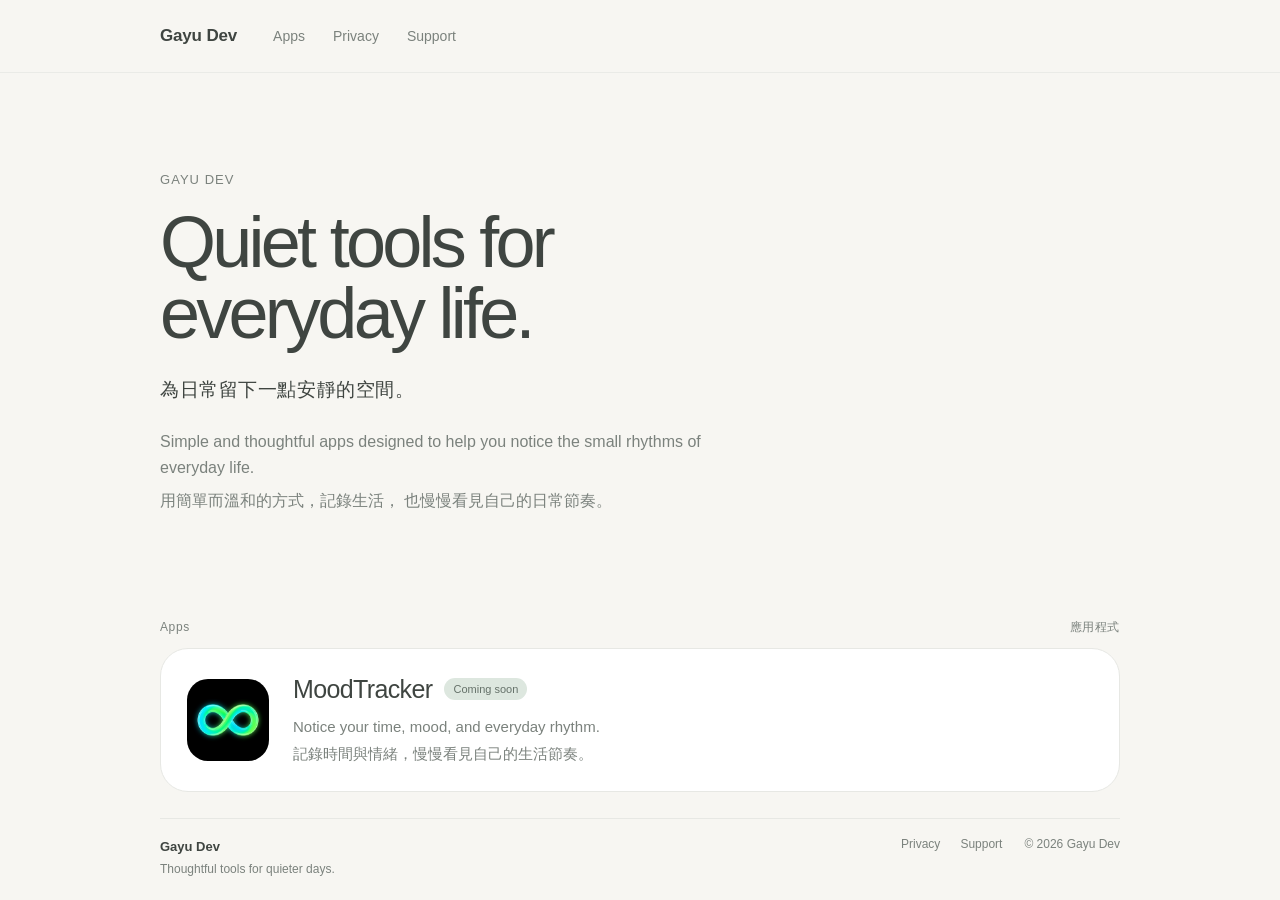
<file: index.html>
<!DOCTYPE html>
<html lang="zh-Hant">

<head>
  <meta charset="UTF-8" />

  <meta
    name="viewport"
    content="width=device-width, initial-scale=1.0, viewport-fit=cover"
  />

  <title>Gayu Dev</title>

  <meta
    name="description"
    content="Gayu Dev creates calm and thoughtful apps for everyday life."
  />

  <link
    rel="stylesheet"
    href="/style.css?v=202609211405"
  />
</head>

<body>

  <!-- ==================================================
       Fixed Header
  =================================================== -->

  <header class="site-header">

    <div class="header-inner">

      <a
        class="brand"
        href="#home"
      >
        Gayu Dev
      </a>

      <!-- Desktop Navigation -->

      <nav
        class="desktop-nav"
        aria-label="Main navigation"
      >
        <a href="#apps">
          Apps
        </a>

        <a href="/moodtracker/privacy.html">
          Privacy
        </a>

        <a href="/moodtracker/support.html">
          Support
        </a>
      </nav>

      <!-- Mobile Menu Button -->

      <button
        class="menu-button"
        type="button"
        aria-label="Open navigation"
        aria-expanded="false"
        aria-controls="mobile-menu"
      >
        <span aria-hidden="true"></span>
        <span aria-hidden="true"></span>
        <span aria-hidden="true"></span>
      </button>

    </div>

  </header>

     <!-- Mobile Navigation -->

    <nav
      id="mobile-menu"
      class="mobile-menu"
      aria-label="Mobile navigation"
    >
      <a href="#apps">
        Apps
      </a>

      <a href="/moodtracker/privacy.html">
        Privacy
      </a>

      <a href="/moodtracker/support.html">
        Support
      </a>
    </nav>


  <!-- ==================================================
       Main
  =================================================== -->

  <main class="site">

    <!-- ==================================================
         Hero
    =================================================== -->

    <section
      id="home"
      class="hero-section"
    >

      <div class="page-container">

        <div class="hero-content">

          <p class="eyebrow">
            Gayu Dev
          </p>

          <h1>
            Quiet tools for<br />
            everyday life.
          </h1>

          <p class="hero-zh">
            為日常留下一點安靜的空間。
          </p>

          <p class="intro">
            Simple and thoughtful apps designed to help you notice
            the small rhythms of everyday life.
          </p>

          <p class="intro intro-zh">
            用簡單而溫和的方式，記錄生活，
            也慢慢看見自己的日常節奏。
          </p>

        </div>

      </div>

    </section>


    <!-- ==================================================
         Apps
    =================================================== -->

    <section
      id="apps"
      class="apps-section"
      aria-labelledby="apps-title"
    >

      <div class="page-container">

        <div class="section-label">

          <span id="apps-title">
            Apps
          </span>

          <span>
            應用程式
          </span>

        </div>


        <div class="apps-grid">

          <!-- MoodTracker -->

          <article class="app-card">

            <div class="app-icon">

              <img
                src="./moodtracker/images/moodtrackerIcon1024.png"
                alt="MoodTracker App Icon"
              />

            </div>

            <div class="app-content">

              <div class="app-heading">

                <h2>
                  MoodTracker
                </h2>

                <span class="status">
                  Coming soon
                </span>

              </div>

              <p class="app-description">
                Notice your time, mood, and everyday rhythm.
              </p>

              <p class="app-description app-description-zh">
                記錄時間與情緒，慢慢看見自己的生活節奏。
              </p>

            </div>

          </article>

        </div>

      </div>

    </section>


    <!-- ==================================================
         Footer
    =================================================== -->

    <footer class="footer-section">

      <div class="page-container footer">

        <div class="footer-brand">

          <strong>
            Gayu Dev
          </strong>

          <p>
            Thoughtful tools for quieter days.
          </p>

        </div>

        <div class="footer-right">

          <nav
            class="footer-links"
            aria-label="Footer navigation"
          >
            <a href="/moodtracker/privacy.html">
              Privacy
            </a>

            <a href="/moodtracker/support.html">
              Support
            </a>
          </nav>

          <p class="copyright">
            © <span id="year"></span> Gayu Dev
          </p>

        </div>

      </div>

    </footer>

  </main>


  <!-- ==================================================
       JavaScript
  =================================================== -->

  <script>

    /* ==================================================
       Copyright
    ================================================== */

    document.getElementById("year").textContent =
      new Date().getFullYear();


    /* ==================================================
       Mobile Navigation
    ================================================== */

    const menuButton =
      document.querySelector(".menu-button");

    const mobileMenu =
      document.getElementById("mobile-menu");


    function openMobileMenu() {

      menuButton.classList.add("is-open");
      mobileMenu.classList.add("is-open");

      menuButton.setAttribute(
        "aria-expanded",
        "true"
      );

      menuButton.setAttribute(
        "aria-label",
        "Close navigation"
      );

      document.body.classList.add("menu-open");
    }


    function closeMobileMenu() {

      menuButton.classList.remove("is-open");
      mobileMenu.classList.remove("is-open");

      menuButton.setAttribute(
        "aria-expanded",
        "false"
      );

      menuButton.setAttribute(
        "aria-label",
        "Open navigation"
      );

      document.body.classList.remove("menu-open");
    }


    function toggleMobileMenu() {

      const isOpen =
        menuButton.classList.contains("is-open");

      if (isOpen) {
        closeMobileMenu();
      } else {
        openMobileMenu();
      }
    }


    menuButton.addEventListener(
      "click",
      toggleMobileMenu
    );


    mobileMenu
      .querySelectorAll("a")
      .forEach((link) => {

        link.addEventListener(
          "click",
          closeMobileMenu
        );

      });


    document.addEventListener(
      "keydown",
      (event) => {

        if (
          event.key === "Escape" &&
          menuButton.classList.contains("is-open")
        ) {
          closeMobileMenu();
          menuButton.focus();
        }

      }
    );


    window.addEventListener(
      "resize",
      () => {

        if (window.innerWidth > 640) {
          closeMobileMenu();
        }

      }
    );

  </script>

</body>

</html>
</file>
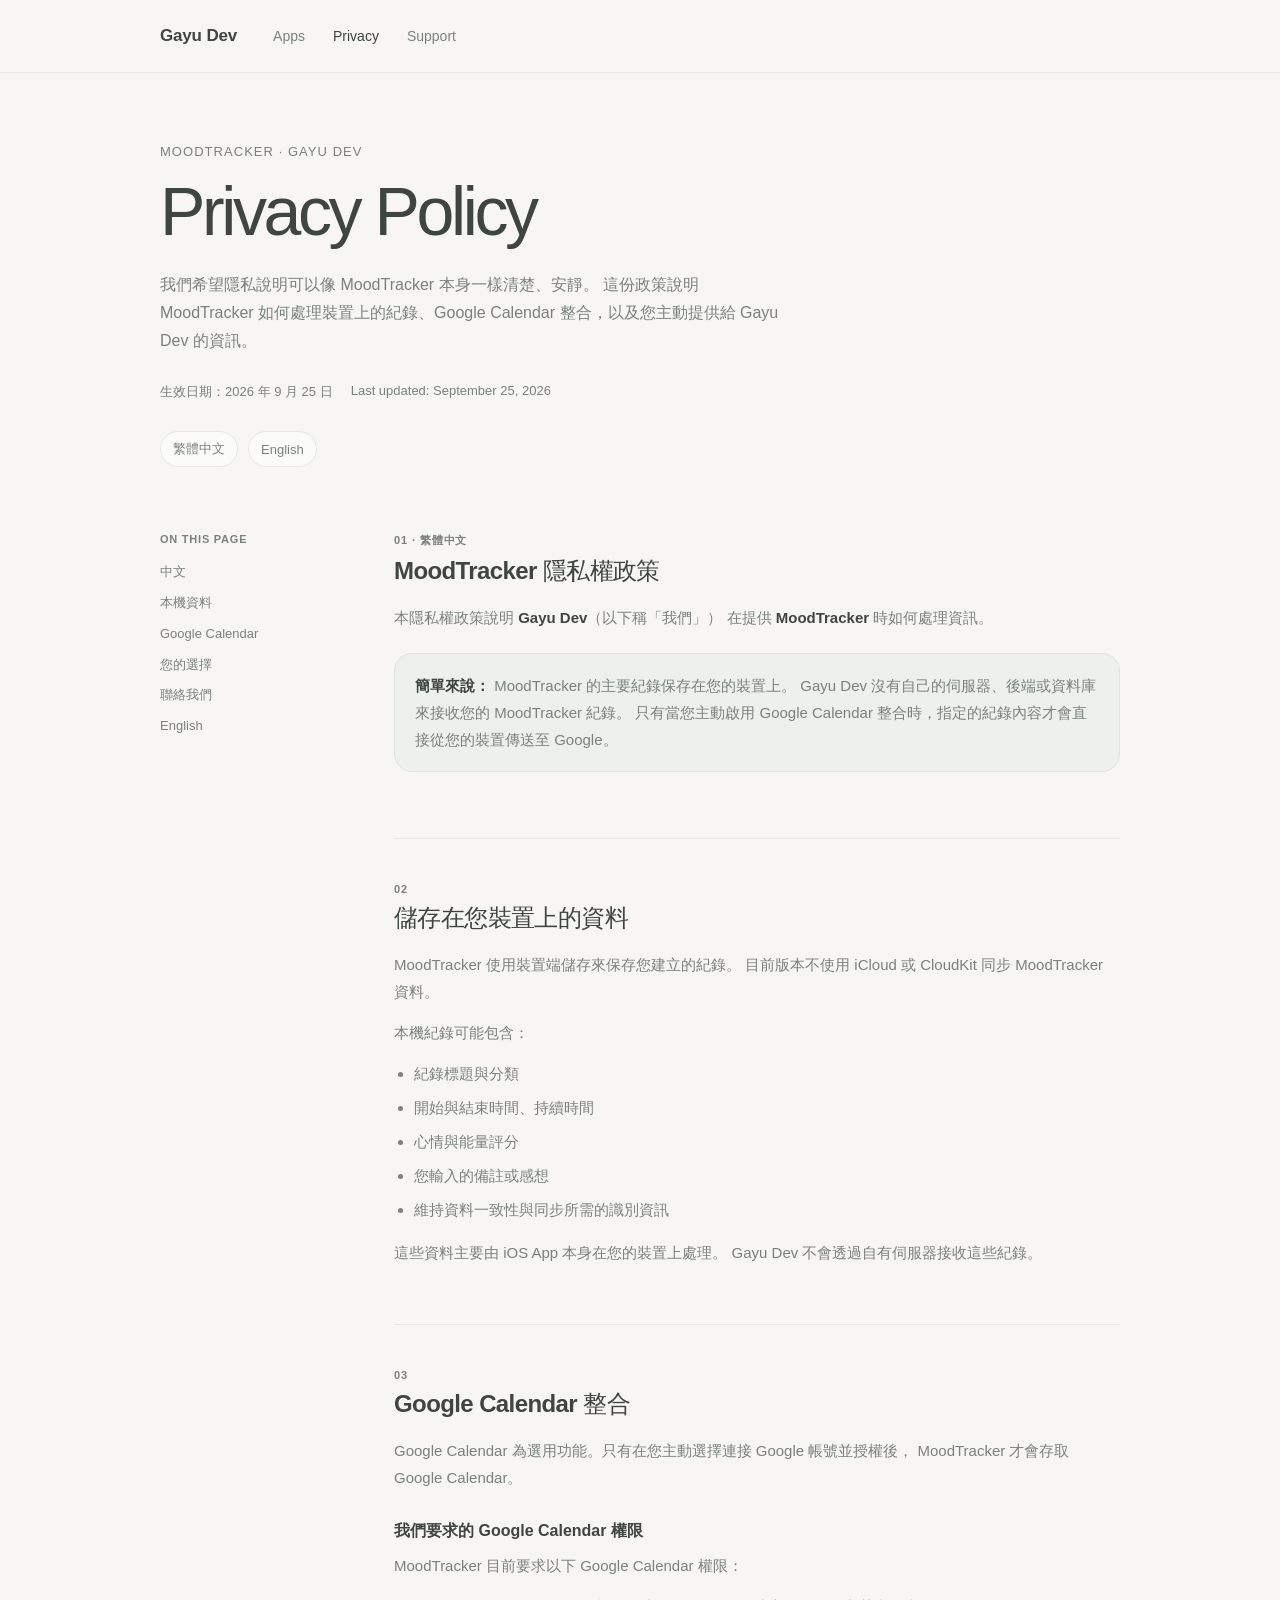
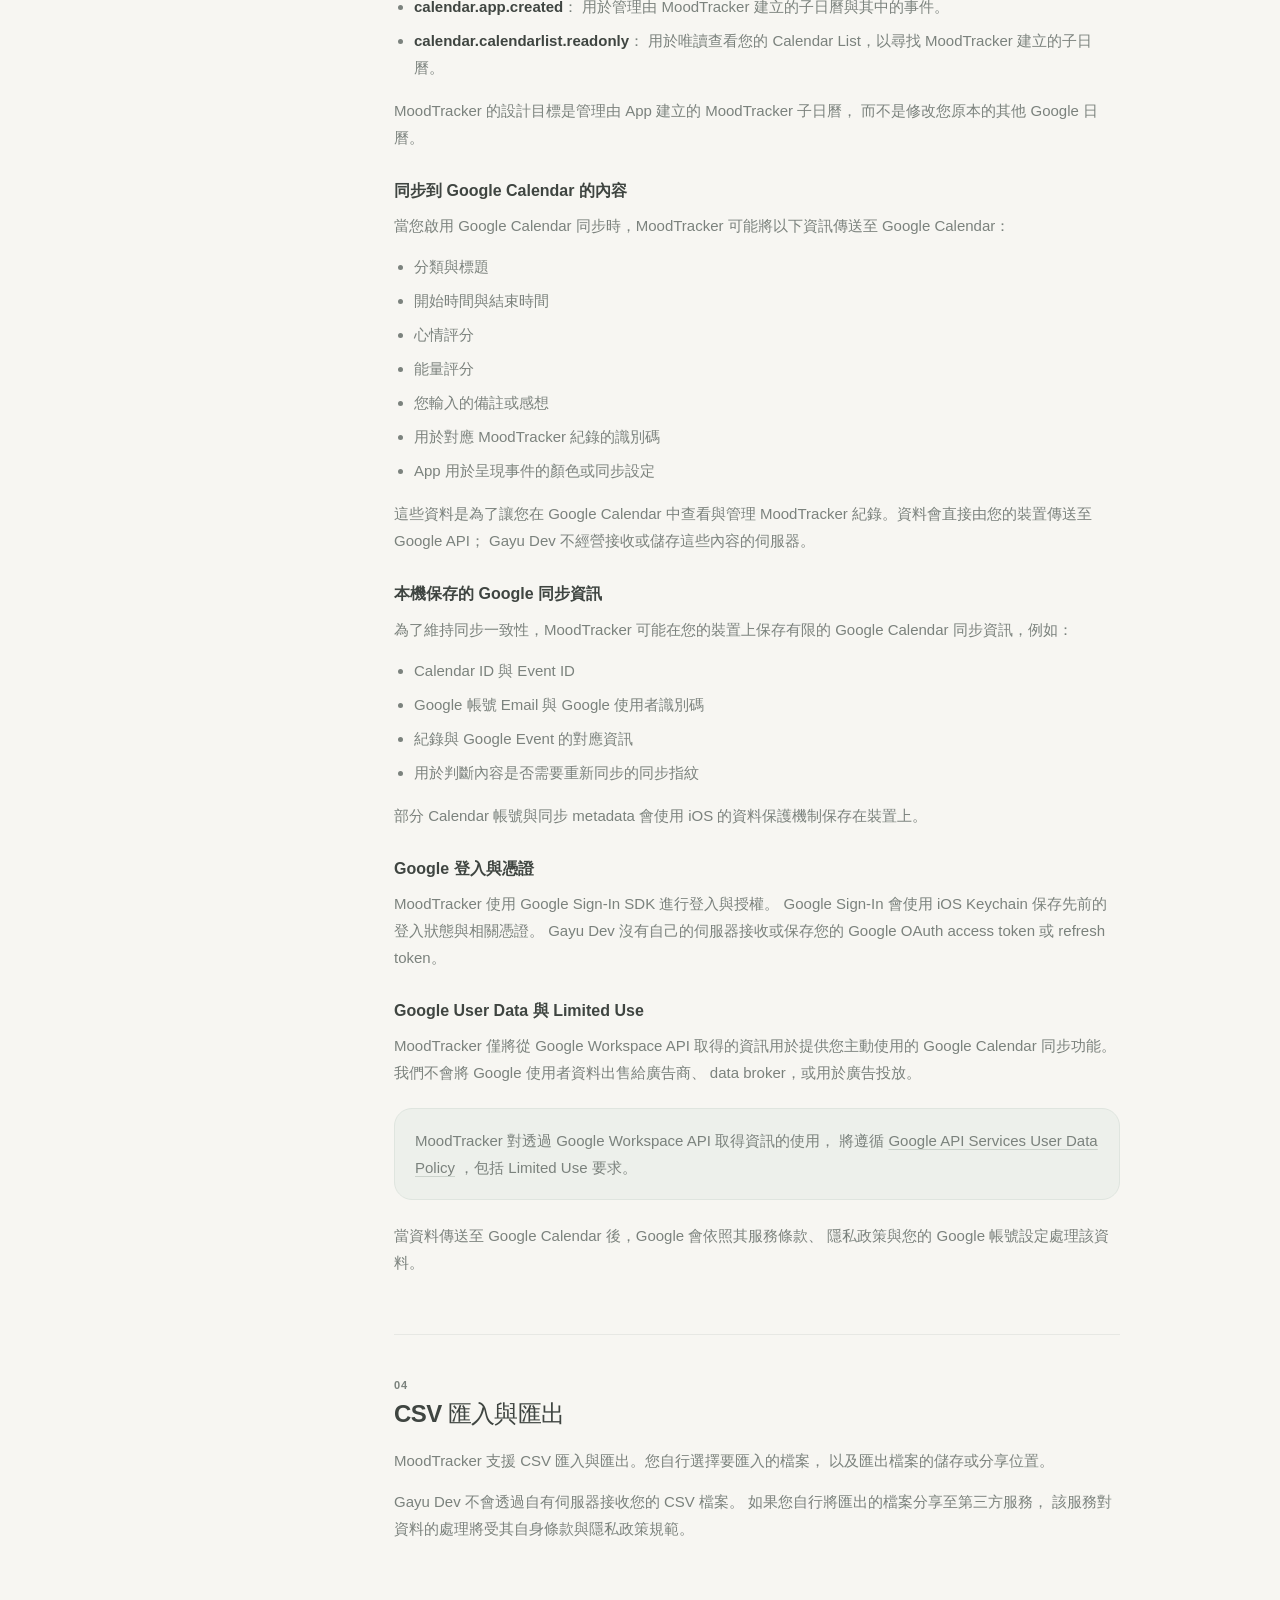
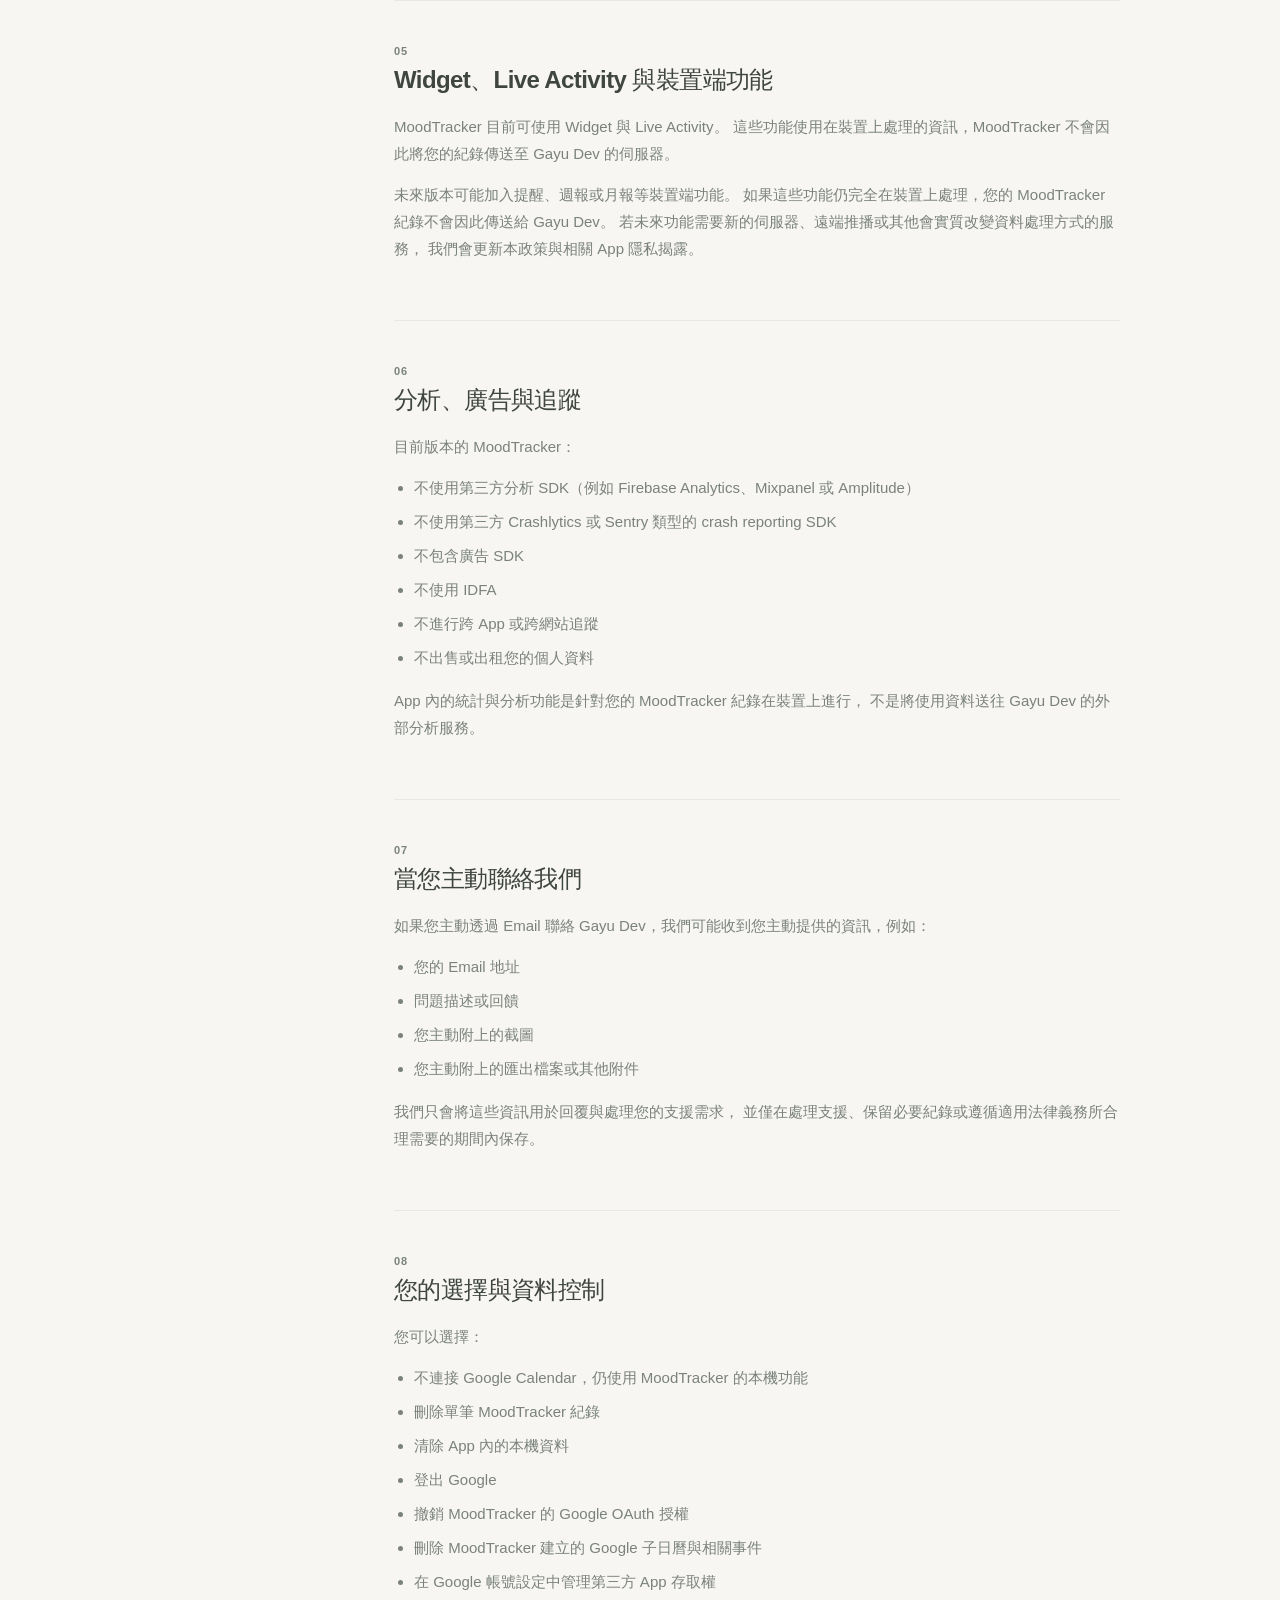
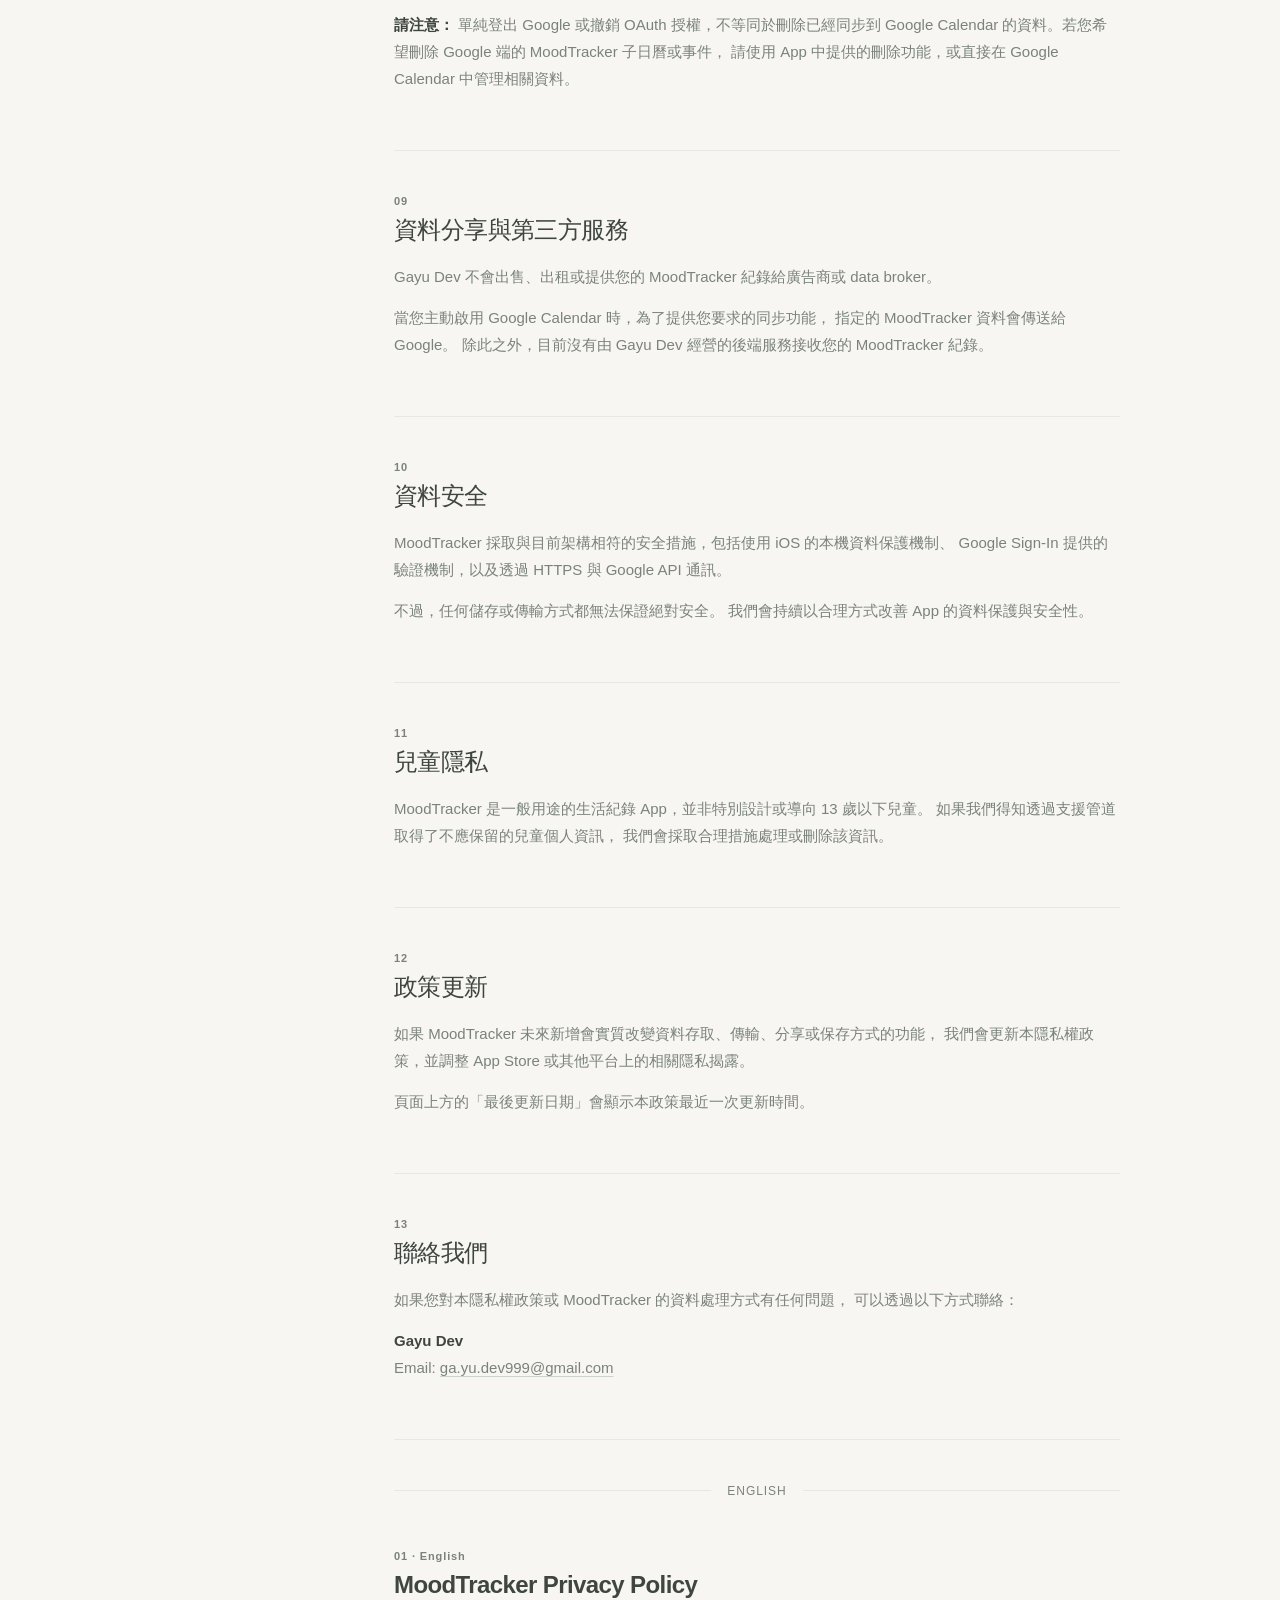
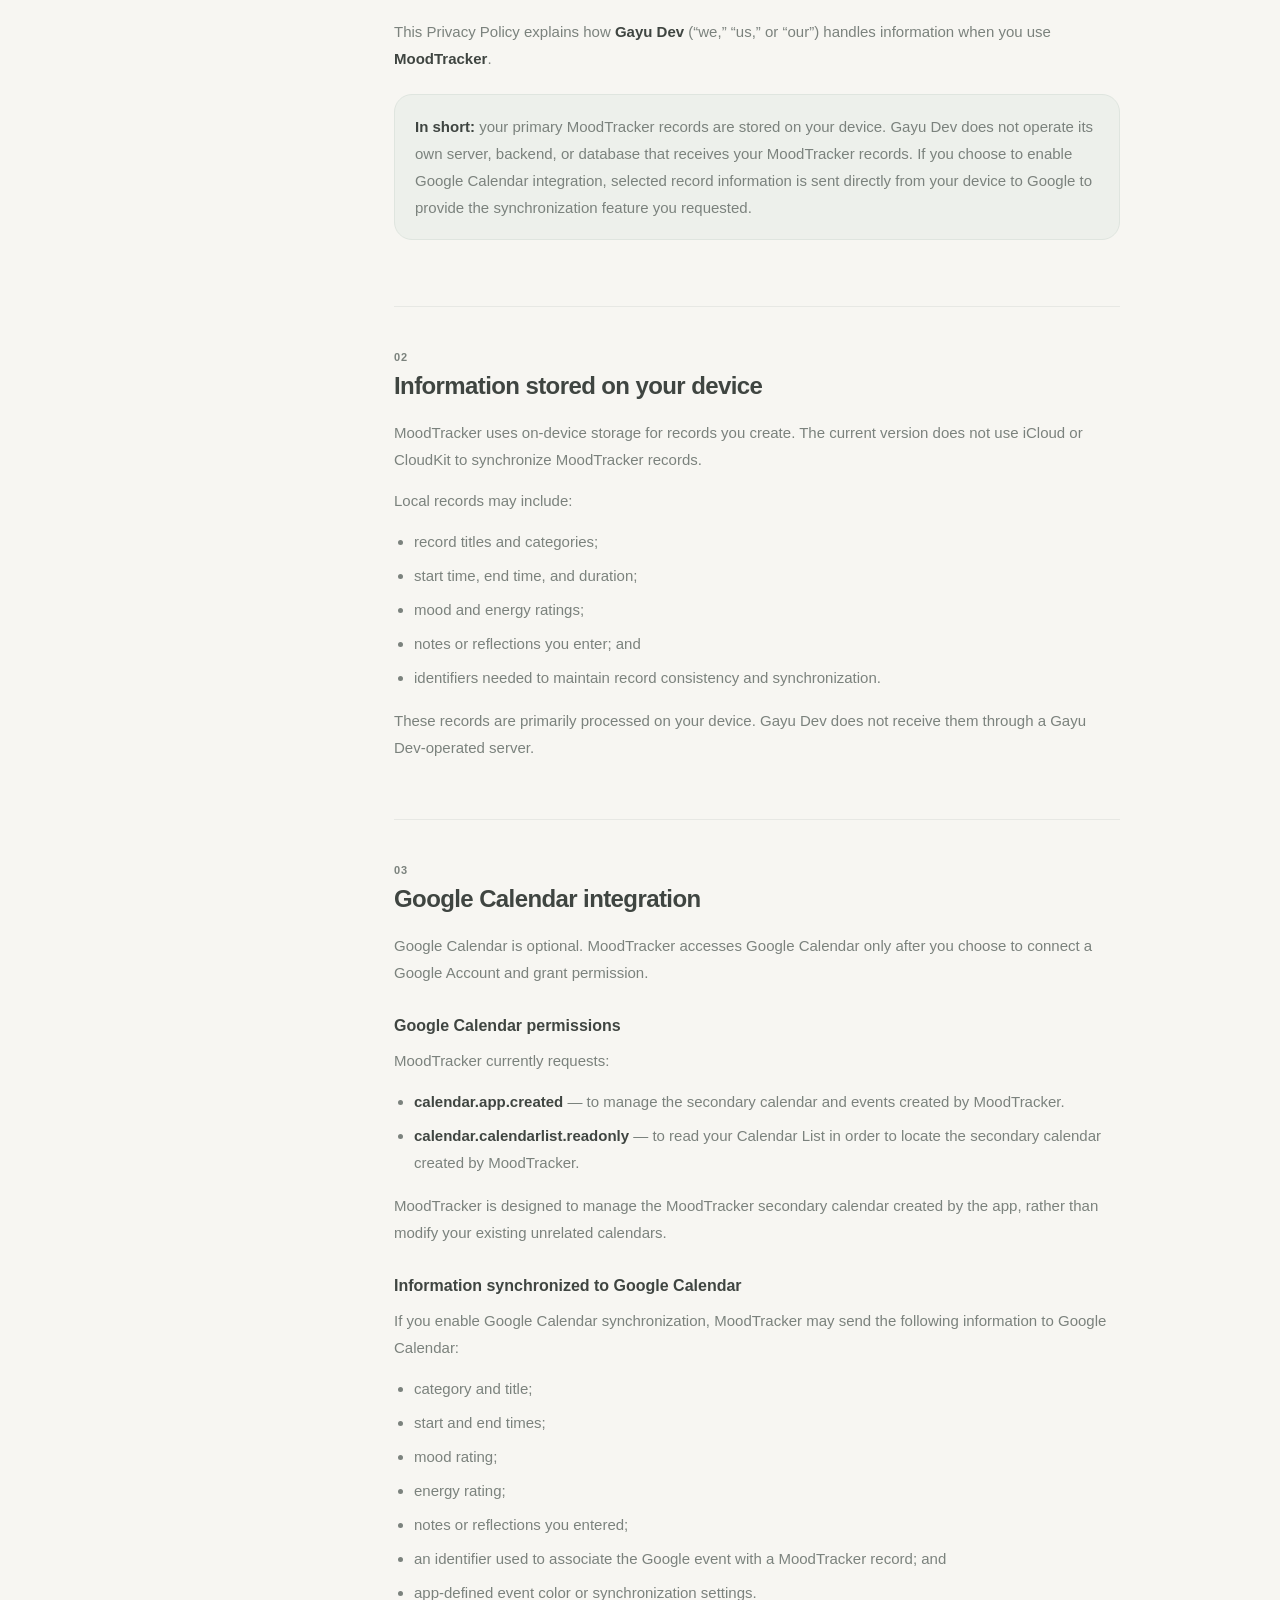
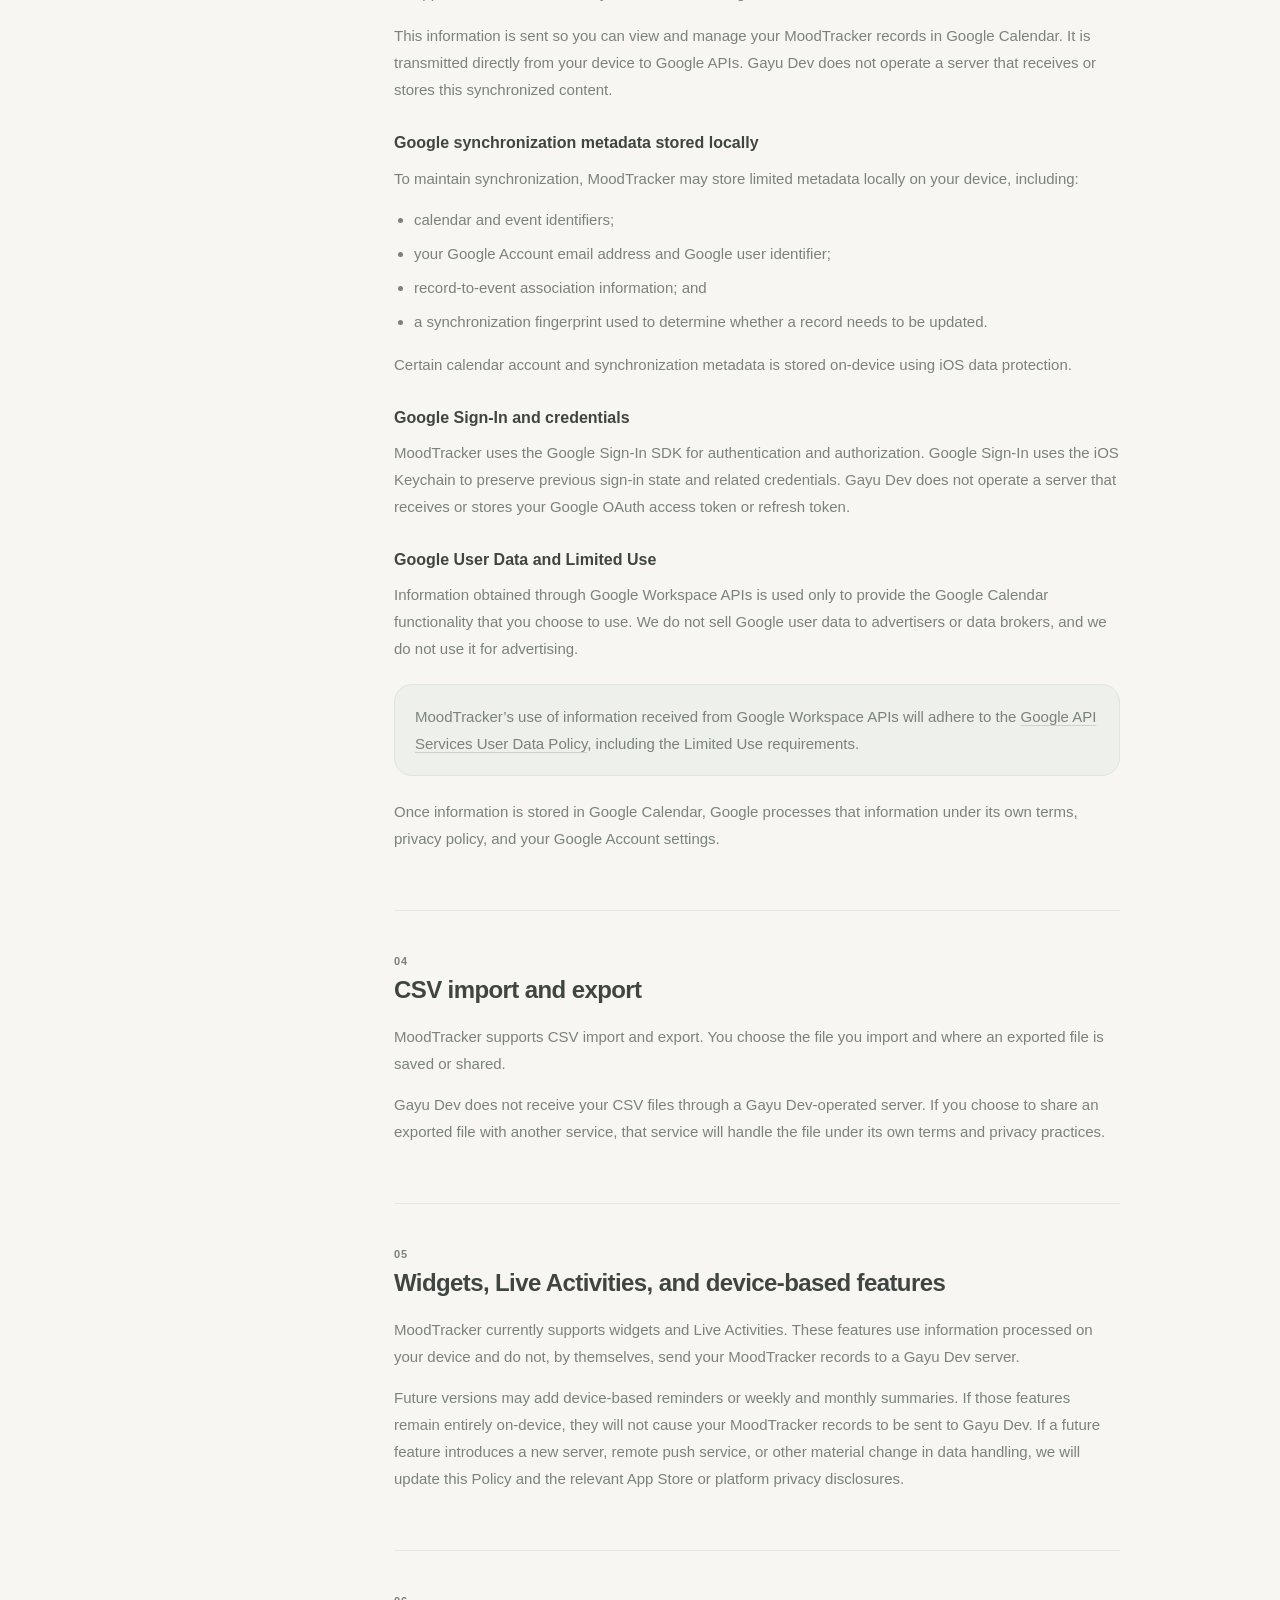
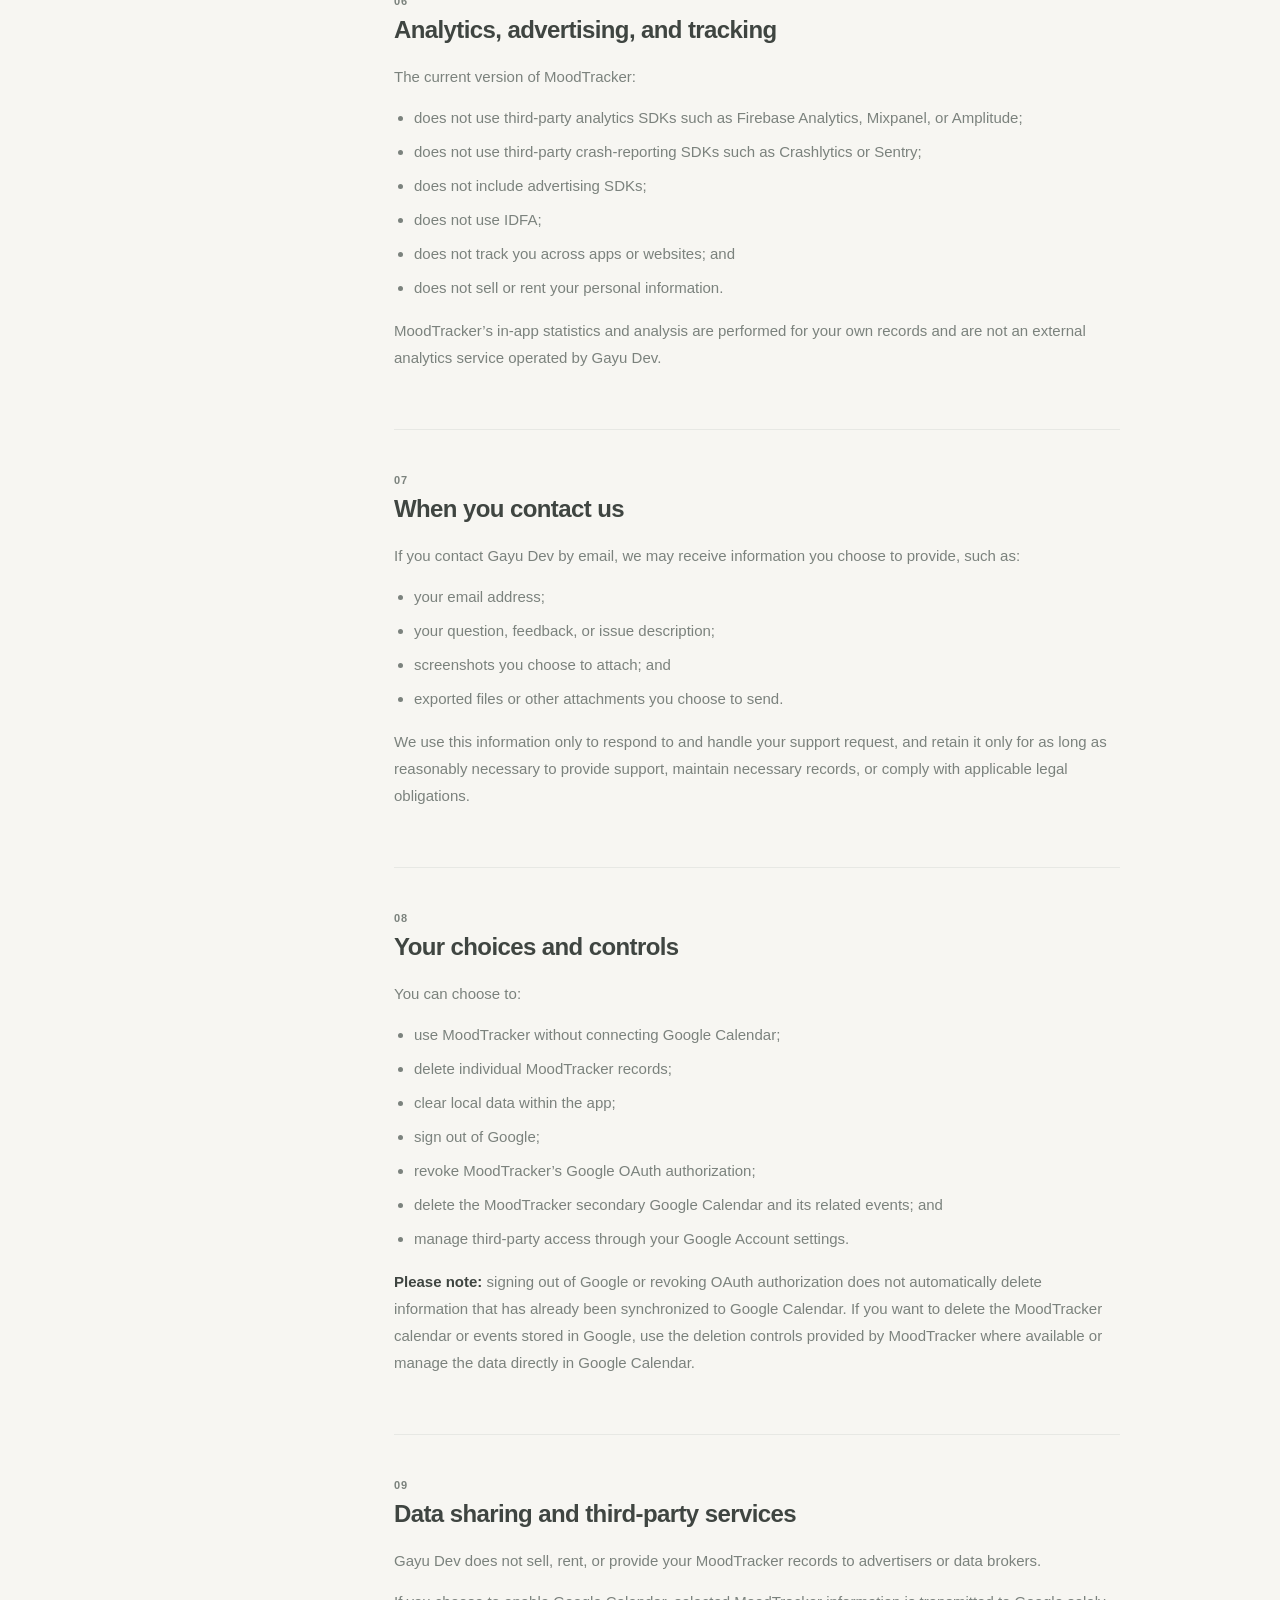
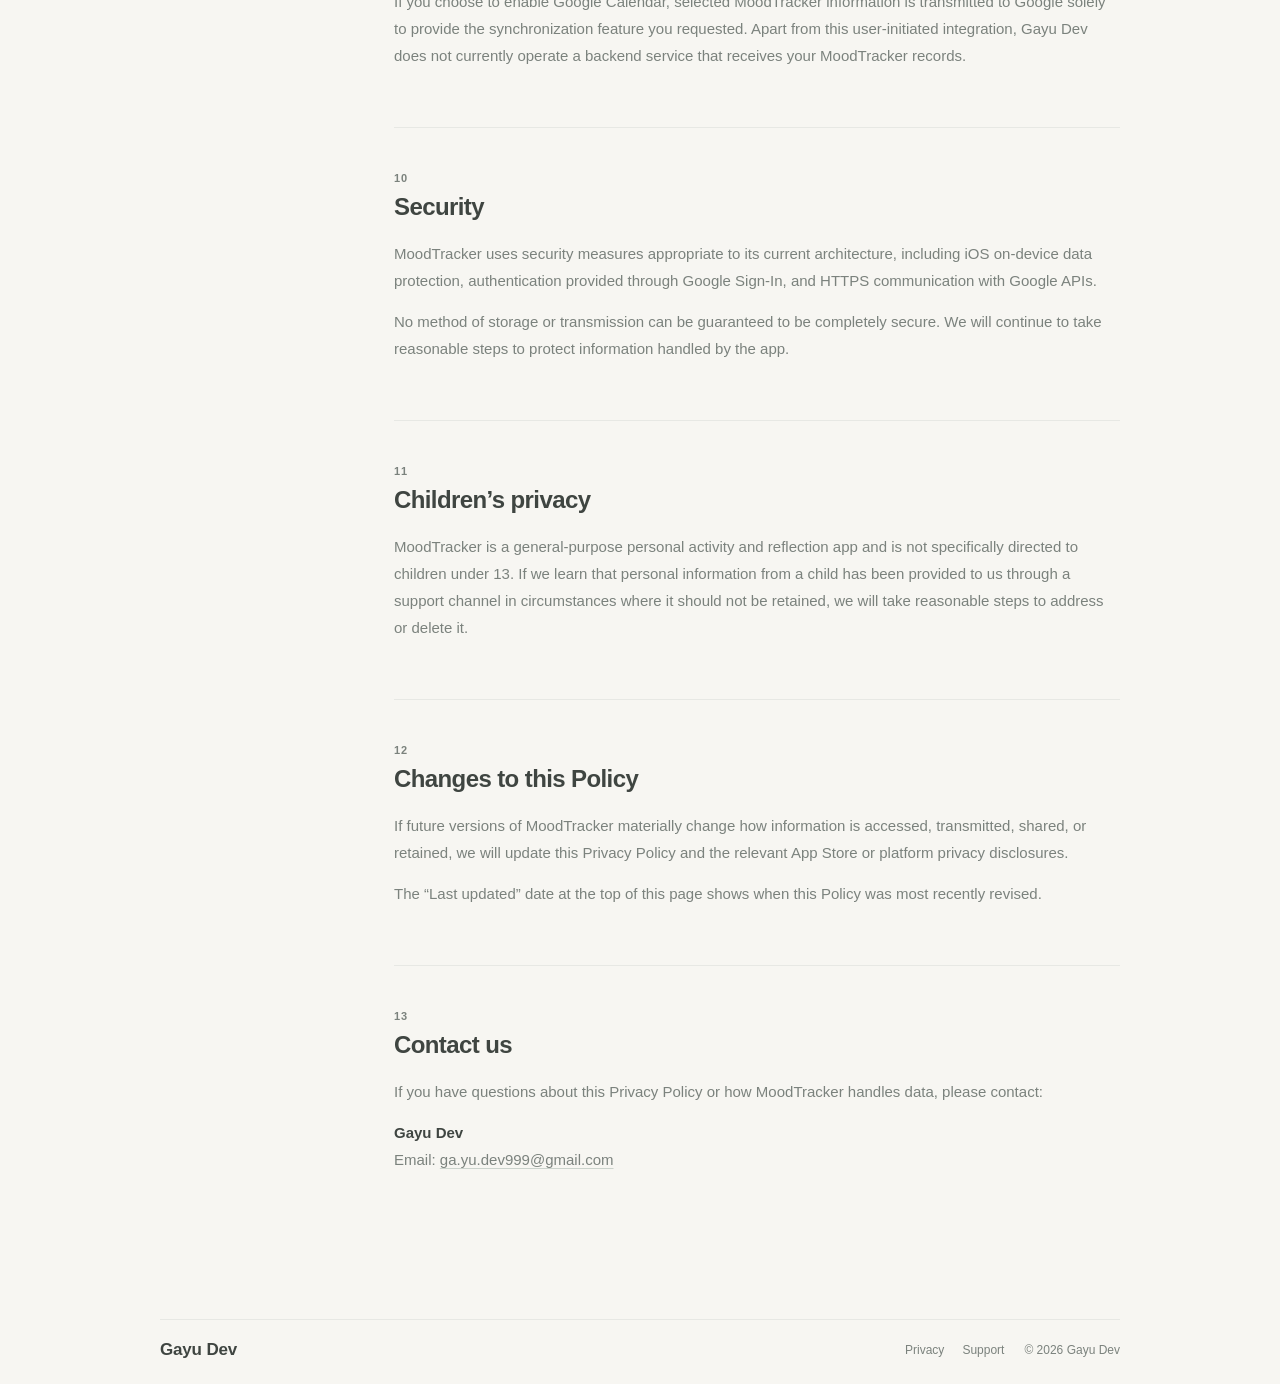
<file: moodtracker/privacy.html>
<!DOCTYPE html>
<html lang="zh-Hant">

<head>
  <meta charset="UTF-8" />

  <meta
    name="viewport"
    content="width=device-width, initial-scale=1.0, viewport-fit=cover"
  />

  <title>MoodTracker Privacy Policy — Gayu Dev</title>

  <meta
    name="description"
    content="Privacy Policy for MoodTracker by Gayu Dev."
  />

  <style>
    :root {
      --background: #f7f6f2;
      --surface: #ffffff;
      --text: #3f4541;
      --secondary-text: #7b827d;
      --soft-green: #dde7df;
      --border: #e7e8e4;
      --page-width: 960px;
      --content-width: 760px;
      --header-height: 72px;
    }

    * {
      box-sizing: border-box;
    }

    html {
      scroll-behavior: smooth;
      background: var(--background);
      scroll-padding-top: calc(var(--header-height) + 24px);
    }

    body {
      margin: 0;
      background: var(--background);
      color: var(--text);

      font-family:
        -apple-system,
        BlinkMacSystemFont,
        "SF Pro Display",
        "SF Pro Text",
        "Helvetica Neue",
        Arial,
        sans-serif;

      -webkit-font-smoothing: antialiased;
      text-rendering: optimizeLegibility;
    }

    body.menu-open {
      overflow: hidden;
    }

    a {
      color: inherit;
      text-decoration: none;
    }

    button {
      font: inherit;
    }

    /* ==================================================
       Header
    ================================================== */

    .site-header {
      position: fixed;
      inset: 0 0 auto;
      z-index: 1000;

      background: rgba(247, 246, 242, 0.94);
      border-bottom: 1px solid rgba(231, 232, 228, 0.78);

      -webkit-backdrop-filter: blur(16px);
      backdrop-filter: blur(16px);
    }

    .header-inner {
      width: min(calc(100% - 40px), var(--page-width));
      height: var(--header-height);
      margin: 0 auto;

      display: flex;
      align-items: center;
      gap: 36px;
    }

    .brand {
      color: var(--text);
      font-size: 17px;
      font-weight: 600;
      letter-spacing: -0.01em;
      flex: 0 0 auto;
    }

    .desktop-nav {
      display: flex;
      align-items: center;
      gap: 28px;
    }

    .desktop-nav a {
      color: var(--secondary-text);
      font-size: 14px;
      font-weight: 500;
      transition: color 160ms ease;
    }

    .desktop-nav a:hover,
    .desktop-nav a[aria-current="page"] {
      color: var(--text);
    }

    .menu-button {
      display: none;
      width: 40px;
      height: 40px;
      margin-left: auto;
      padding: 9px;
      background: transparent;
      border: 0;
      border-radius: 10px;
      cursor: pointer;
    }

    .menu-button span {
      display: block;
      width: 100%;
      height: 1.5px;
      margin: 5px 0;
      background: var(--text);
      border-radius: 999px;
      transform-origin: center;

      transition:
        transform 180ms ease,
        opacity 180ms ease;
    }

    .menu-button.is-open span:nth-child(1) {
      transform: translateY(6.5px) rotate(45deg);
    }

    .menu-button.is-open span:nth-child(2) {
      opacity: 0;
    }

    .menu-button.is-open span:nth-child(3) {
      transform: translateY(-6.5px) rotate(-45deg);
    }

    .mobile-menu {
      display: none;
    }

    /* ==================================================
       Main
    ================================================== */

    .policy-page {
      min-height: 100vh;
      padding-top: var(--header-height);
    }

    .page-shell {
      width: min(calc(100% - 40px), var(--page-width));
      margin: 0 auto;
    }

    .policy-hero {
      padding: 72px 0 48px;
    }

    .eyebrow {
      margin: 0 0 18px;
      color: var(--secondary-text);
      font-size: 13px;
      font-weight: 500;
      letter-spacing: 0.08em;
      text-transform: uppercase;
    }

    .policy-hero h1 {
      max-width: 760px;
      margin: 0;

      font-size: clamp(42px, 7vw, 68px);
      line-height: 1;
      letter-spacing: -0.05em;
      font-weight: 500;
    }

    .policy-subtitle {
      max-width: 620px;
      margin: 26px 0 0;
      color: var(--secondary-text);
      font-size: 16px;
      line-height: 1.75;
    }

    .policy-meta {
      display: flex;
      flex-wrap: wrap;
      gap: 10px 18px;
      margin-top: 28px;
      color: var(--secondary-text);
      font-size: 13px;
    }

    .language-links {
      display: flex;
      gap: 10px;
      margin-top: 30px;
    }

    .language-links a {
      display: inline-flex;
      align-items: center;
      justify-content: center;

      padding: 8px 12px;
      border: 1px solid var(--border);
      border-radius: 999px;
      background: rgba(255, 255, 255, 0.55);

      color: var(--secondary-text);
      font-size: 13px;
      font-weight: 500;
    }

    .policy-layout {
      display: grid;
      grid-template-columns: 180px minmax(0, var(--content-width));
      gap: 54px;
      align-items: start;
      padding: 18px 0 88px;
    }

    .policy-nav {
      position: sticky;
      top: calc(var(--header-height) + 28px);
    }

    .policy-nav p {
      margin: 0 0 12px;
      color: var(--secondary-text);
      font-size: 11px;
      font-weight: 600;
      letter-spacing: 0.07em;
      text-transform: uppercase;
    }

    .policy-nav a {
      display: block;
      padding: 6px 0;
      color: var(--secondary-text);
      font-size: 13px;
      line-height: 1.45;
      transition: color 160ms ease;
    }

    .policy-nav a:hover {
      color: var(--text);
    }

    .policy-content {
      min-width: 0;
    }

    .policy-section {
      scroll-margin-top: calc(var(--header-height) + 30px);
      padding: 0 0 44px;
      margin: 0 0 44px;
      border-bottom: 1px solid var(--border);
    }

    .policy-section:last-child {
      border-bottom: 0;
      margin-bottom: 0;
    }

    .section-number {
      display: block;
      margin-bottom: 8px;
      color: var(--secondary-text);
      font-size: 11px;
      font-weight: 600;
      letter-spacing: 0.08em;
    }

    .policy-section h2 {
      margin: 0 0 18px;
      font-size: 24px;
      line-height: 1.25;
      letter-spacing: -0.025em;
      font-weight: 550;
    }

    .policy-section h3 {
      margin: 28px 0 10px;
      font-size: 16px;
      line-height: 1.45;
      font-weight: 600;
    }

    .policy-section p,
    .policy-section li {
      color: var(--secondary-text);
      font-size: 15px;
      line-height: 1.8;
    }

    .policy-section p {
      margin: 0 0 14px;
    }

    .policy-section ul {
      margin: 12px 0 16px;
      padding-left: 1.25rem;
    }

    .policy-section li + li {
      margin-top: 7px;
    }

    .policy-section strong {
      color: var(--text);
      font-weight: 600;
    }

    .note-card {
      margin: 22px 0;
      padding: 18px 20px;

      border: 1px solid #dfe5df;
      border-radius: 18px;
      background: rgba(221, 231, 223, 0.42);
    }

    .note-card p:last-child {
      margin-bottom: 0;
    }

    .data-table {
      width: 100%;
      margin: 20px 0;
      border-collapse: collapse;
      border-spacing: 0;
      overflow: hidden;

      background: rgba(255, 255, 255, 0.52);
      border: 1px solid var(--border);
      border-radius: 18px;
    }

    .data-table th,
    .data-table td {
      padding: 14px 16px;
      border-bottom: 1px solid var(--border);
      text-align: left;
      vertical-align: top;
      font-size: 13px;
      line-height: 1.6;
    }

    .data-table th {
      width: 30%;
      color: var(--text);
      font-weight: 600;
    }

    .data-table td {
      color: var(--secondary-text);
    }

    .data-table tr:last-child th,
    .data-table tr:last-child td {
      border-bottom: 0;
    }

    .policy-link {
      text-decoration: underline;
      text-decoration-color: #cbd3cc;
      text-underline-offset: 3px;
    }

    /* ==================================================
       English
    ================================================== */

    .language-divider {
      display: flex;
      align-items: center;
      gap: 16px;
      margin: 10px 0 52px;
      color: var(--secondary-text);
      font-size: 12px;
      letter-spacing: 0.08em;
      text-transform: uppercase;
    }

    .language-divider::before,
    .language-divider::after {
      content: "";
      height: 1px;
      flex: 1;
      background: var(--border);
    }

    /* ==================================================
       Footer
    ================================================== */

    .footer-section {
      padding: 0 0 max(24px, env(safe-area-inset-bottom));
    }

    .footer {
      width: min(calc(100% - 40px), var(--page-width));
      margin: 0 auto;
      padding-top: 20px;
      border-top: 1px solid var(--border);

      display: flex;
      align-items: center;
      justify-content: space-between;
      gap: 24px;

      color: var(--secondary-text);
      font-size: 12px;
    }

    .footer-right {
      display: flex;
      align-items: center;
      gap: 20px;
    }

    .footer-links {
      display: flex;
      gap: 18px;
    }

    .copyright {
      margin: 0;
      white-space: nowrap;
    }

    /* ==================================================
       Mobile
    ================================================== */

    @media (max-width: 760px) {
      :root {
        --header-height: 64px;
      }

      .header-inner,
      .page-shell,
      .footer {
        width: calc(100% - 40px);
      }

      .brand {
        font-size: 16px;
      }

      .desktop-nav {
        display: none;
      }

      .menu-button {
        display: block;
      }

      .mobile-menu {
        position: fixed;
        inset: 0;
        z-index: 999;

        width: 100vw;
        height: 100vh;
        height: 100dvh;

        display: flex;
        flex-direction: column;
        justify-content: center;
        align-items: center;
        gap: 28px;

        padding:
          calc(var(--header-height) + 24px)
          24px
          max(32px, env(safe-area-inset-bottom));

        background: var(--background);

        opacity: 0;
        visibility: hidden;
        pointer-events: none;

        transition:
          opacity 180ms ease,
          visibility 180ms ease;
      }

      .mobile-menu.is-open {
        opacity: 1;
        visibility: visible;
        pointer-events: auto;
      }

      .mobile-menu a {
        padding: 6px 12px;
        color: var(--text);
        font-size: 24px;
        font-weight: 500;
        letter-spacing: -0.02em;
      }

      .policy-hero {
        padding: 52px 0 38px;
      }

      .policy-hero h1 {
        font-size: clamp(38px, 11vw, 52px);
      }

      .policy-subtitle {
        font-size: 15px;
      }

      .policy-layout {
        display: block;
        padding: 12px 0 64px;
      }

      .policy-nav {
        position: static;
        display: flex;
        gap: 8px;
        overflow-x: auto;
        padding: 0 0 26px;
        margin-bottom: 12px;
        scrollbar-width: none;
      }

      .policy-nav::-webkit-scrollbar {
        display: none;
      }

      .policy-nav p {
        display: none;
      }

      .policy-nav a {
        flex: 0 0 auto;
        padding: 7px 10px;
        border: 1px solid var(--border);
        border-radius: 999px;
        background: rgba(255, 255, 255, 0.48);
        font-size: 12px;
      }

      .policy-section {
        padding-bottom: 34px;
        margin-bottom: 34px;
      }

      .policy-section h2 {
        font-size: 22px;
      }

      .policy-section p,
      .policy-section li {
        font-size: 14px;
        line-height: 1.78;
      }

      .data-table,
      .data-table tbody,
      .data-table tr,
      .data-table th,
      .data-table td {
        display: block;
        width: 100%;
      }

      .data-table tr {
        padding: 12px 14px;
        border-bottom: 1px solid var(--border);
      }

      .data-table tr:last-child {
        border-bottom: 0;
      }

      .data-table th,
      .data-table td {
        padding: 2px 0;
        border-bottom: 0;
      }

      .footer {
        flex-direction: column;
        align-items: center;
        gap: 10px;
        text-align: center;
      }

      .footer-right {
        flex-direction: column;
        gap: 8px;
      }
    }

    @media (max-width: 380px) {
      .header-inner,
      .page-shell,
      .footer {
        width: calc(100% - 36px);
      }
    }

    @media (prefers-reduced-motion: reduce) {
      html {
        scroll-behavior: auto;
      }

      .desktop-nav a,
      .menu-button span,
      .mobile-menu {
        transition: none;
      }
    }
  </style>
</head>

<body>

  <!-- ==================================================
       Header
  ================================================== -->

  <header class="site-header">
    <div class="header-inner">

      <a class="brand" href="/">
        Gayu Dev
      </a>

      <nav class="desktop-nav" aria-label="Main navigation">
        <a href="/#apps">Apps</a>
        <a href="/moodtracker/privacy.html" aria-current="page">Privacy</a>
        <a href="mailto:ga.yu.dev999@gmail.com">Support</a>
      </nav>

      <button
        class="menu-button"
        type="button"
        aria-label="Open navigation"
        aria-expanded="false"
        aria-controls="mobile-menu"
      >
        <span aria-hidden="true"></span>
        <span aria-hidden="true"></span>
        <span aria-hidden="true"></span>
      </button>

    </div>
  </header>

  <!-- Keep the full-screen mobile menu outside the fixed header. -->
  <nav
    id="mobile-menu"
    class="mobile-menu"
    aria-label="Mobile navigation"
  >
    <a href="/#apps">Apps</a>
    <a href="/moodtracker/privacy.html">Privacy</a>
    <a href="mailto:ga.yu.dev999@gmail.com">Support</a>
  </nav>

  <!-- ==================================================
       Privacy Policy
  ================================================== -->

  <main class="policy-page">

    <div class="page-shell">

      <section class="policy-hero">
        <p class="eyebrow">MoodTracker · Gayu Dev</p>

        <h1>Privacy Policy</h1>

        <p class="policy-subtitle">
          我們希望隱私說明可以像 MoodTracker 本身一樣清楚、安靜。
          這份政策說明 MoodTracker 如何處理裝置上的紀錄、Google Calendar
          整合，以及您主動提供給 Gayu Dev 的資訊。
        </p>

        <div class="policy-meta">
          <span>生效日期：2026 年 9 月 25 日</span>
          <span>Last updated: September 25, 2026</span>
        </div>

        <div class="language-links" aria-label="Language shortcuts">
          <a href="#zh">繁體中文</a>
          <a href="#en">English</a>
        </div>
      </section>

      <div class="policy-layout">

        <aside class="policy-nav" aria-label="Privacy policy sections">
          <p>On this page</p>
          <a href="#zh">中文</a>
          <a href="#zh-local">本機資料</a>
          <a href="#zh-google">Google Calendar</a>
          <a href="#zh-rights">您的選擇</a>
          <a href="#zh-contact">聯絡我們</a>
          <a href="#en">English</a>
        </aside>

        <div class="policy-content">

          <!-- ==================================================
               Traditional Chinese
          ================================================== -->

          <section id="zh" class="policy-section">
            <span class="section-number">01 · 繁體中文</span>
            <h2>MoodTracker 隱私權政策</h2>

            <p>
              本隱私權政策說明 <strong>Gayu Dev</strong>（以下稱「我們」）
              在提供 <strong>MoodTracker</strong> 時如何處理資訊。
            </p>

            <div class="note-card">
              <p>
                <strong>簡單來說：</strong>
                MoodTracker 的主要紀錄保存在您的裝置上。
                Gayu Dev 沒有自己的伺服器、後端或資料庫來接收您的 MoodTracker 紀錄。
                只有當您主動啟用 Google Calendar 整合時，指定的紀錄內容才會直接從您的裝置傳送至 Google。
              </p>
            </div>
          </section>

          <section id="zh-local" class="policy-section">
            <span class="section-number">02</span>
            <h2>儲存在您裝置上的資料</h2>

            <p>
              MoodTracker 使用裝置端儲存來保存您建立的紀錄。
              目前版本不使用 iCloud 或 CloudKit 同步 MoodTracker 資料。
            </p>

            <p>本機紀錄可能包含：</p>

            <ul>
              <li>紀錄標題與分類</li>
              <li>開始與結束時間、持續時間</li>
              <li>心情與能量評分</li>
              <li>您輸入的備註或感想</li>
              <li>維持資料一致性與同步所需的識別資訊</li>
            </ul>

            <p>
              這些資料主要由 iOS App 本身在您的裝置上處理。
              Gayu Dev 不會透過自有伺服器接收這些紀錄。
            </p>
          </section>

          <section id="zh-google" class="policy-section">
            <span class="section-number">03</span>
            <h2>Google Calendar 整合</h2>

            <p>
              Google Calendar 為選用功能。只有在您主動選擇連接 Google 帳號並授權後，
              MoodTracker 才會存取 Google Calendar。
            </p>

            <h3>我們要求的 Google Calendar 權限</h3>

            <p>MoodTracker 目前要求以下 Google Calendar 權限：</p>

            <ul>
              <li>
                <strong>calendar.app.created</strong>：
                用於管理由 MoodTracker 建立的子日曆與其中的事件。
              </li>
              <li>
                <strong>calendar.calendarlist.readonly</strong>：
                用於唯讀查看您的 Calendar List，以尋找 MoodTracker 建立的子日曆。
              </li>
            </ul>

            <p>
              MoodTracker 的設計目標是管理由 App 建立的 MoodTracker 子日曆，
              而不是修改您原本的其他 Google 日曆。
            </p>

            <h3>同步到 Google Calendar 的內容</h3>

            <p>
              當您啟用 Google Calendar 同步時，MoodTracker 可能將以下資訊傳送至 Google Calendar：
            </p>

            <ul>
              <li>分類與標題</li>
              <li>開始時間與結束時間</li>
              <li>心情評分</li>
              <li>能量評分</li>
              <li>您輸入的備註或感想</li>
              <li>用於對應 MoodTracker 紀錄的識別碼</li>
              <li>App 用於呈現事件的顏色或同步設定</li>
            </ul>

            <p>
              這些資料是為了讓您在 Google Calendar 中查看與管理
              MoodTracker 紀錄。資料會直接由您的裝置傳送至 Google API；
              Gayu Dev 不經營接收或儲存這些內容的伺服器。
            </p>

            <h3>本機保存的 Google 同步資訊</h3>

            <p>
              為了維持同步一致性，MoodTracker 可能在您的裝置上保存有限的 Google
              Calendar 同步資訊，例如：
            </p>

            <ul>
              <li>Calendar ID 與 Event ID</li>
              <li>Google 帳號 Email 與 Google 使用者識別碼</li>
              <li>紀錄與 Google Event 的對應資訊</li>
              <li>用於判斷內容是否需要重新同步的同步指紋</li>
            </ul>

            <p>
              部分 Calendar 帳號與同步 metadata 會使用 iOS 的資料保護機制保存在裝置上。
            </p>

            <h3>Google 登入與憑證</h3>

            <p>
              MoodTracker 使用 Google Sign-In SDK 進行登入與授權。
              Google Sign-In 會使用 iOS Keychain 保存先前的登入狀態與相關憑證。
              Gayu Dev 沒有自己的伺服器接收或保存您的 Google OAuth access token
              或 refresh token。
            </p>

            <h3>Google User Data 與 Limited Use</h3>

            <p>
              MoodTracker 僅將從 Google Workspace API 取得的資訊用於提供您主動使用的
              Google Calendar 同步功能。我們不會將 Google 使用者資料出售給廣告商、
              data broker，或用於廣告投放。
            </p>

            <div class="note-card">
              <p>
                MoodTracker 對透過 Google Workspace API 取得資訊的使用，
                將遵循
                <a
                  class="policy-link"
                  href="https://developers.google.com/terms/api-services-user-data-policy"
                  rel="noopener noreferrer"
                >Google API Services User Data Policy</a>
                ，包括 Limited Use 要求。
              </p>
            </div>

            <p>
              當資料傳送至 Google Calendar 後，Google 會依照其服務條款、
              隱私政策與您的 Google 帳號設定處理該資料。
            </p>
          </section>

          <section class="policy-section">
            <span class="section-number">04</span>
            <h2>CSV 匯入與匯出</h2>

            <p>
              MoodTracker 支援 CSV 匯入與匯出。您自行選擇要匯入的檔案，
              以及匯出檔案的儲存或分享位置。
            </p>

            <p>
              Gayu Dev 不會透過自有伺服器接收您的 CSV 檔案。
              如果您自行將匯出的檔案分享至第三方服務，
              該服務對資料的處理將受其自身條款與隱私政策規範。
            </p>
          </section>

          <section class="policy-section">
            <span class="section-number">05</span>
            <h2>Widget、Live Activity 與裝置端功能</h2>

            <p>
              MoodTracker 目前可使用 Widget 與 Live Activity。
              這些功能使用在裝置上處理的資訊，MoodTracker 不會因此將您的紀錄傳送至 Gayu Dev 的伺服器。
            </p>

            <p>
              未來版本可能加入提醒、週報或月報等裝置端功能。
              如果這些功能仍完全在裝置上處理，您的 MoodTracker 紀錄不會因此傳送給 Gayu Dev。
              若未來功能需要新的伺服器、遠端推播或其他會實質改變資料處理方式的服務，
              我們會更新本政策與相關 App 隱私揭露。
            </p>
          </section>

          <section class="policy-section">
            <span class="section-number">06</span>
            <h2>分析、廣告與追蹤</h2>

            <p>目前版本的 MoodTracker：</p>

            <ul>
              <li>不使用第三方分析 SDK（例如 Firebase Analytics、Mixpanel 或 Amplitude）</li>
              <li>不使用第三方 Crashlytics 或 Sentry 類型的 crash reporting SDK</li>
              <li>不包含廣告 SDK</li>
              <li>不使用 IDFA</li>
              <li>不進行跨 App 或跨網站追蹤</li>
              <li>不出售或出租您的個人資料</li>
            </ul>

            <p>
              App 內的統計與分析功能是針對您的 MoodTracker 紀錄在裝置上進行，
              不是將使用資料送往 Gayu Dev 的外部分析服務。
            </p>
          </section>

          <section class="policy-section">
            <span class="section-number">07</span>
            <h2>當您主動聯絡我們</h2>

            <p>
              如果您主動透過 Email 聯絡 Gayu Dev，我們可能收到您主動提供的資訊，例如：
            </p>

            <ul>
              <li>您的 Email 地址</li>
              <li>問題描述或回饋</li>
              <li>您主動附上的截圖</li>
              <li>您主動附上的匯出檔案或其他附件</li>
            </ul>

            <p>
              我們只會將這些資訊用於回覆與處理您的支援需求，
              並僅在處理支援、保留必要紀錄或遵循適用法律義務所合理需要的期間內保存。
            </p>
          </section>

          <section id="zh-rights" class="policy-section">
            <span class="section-number">08</span>
            <h2>您的選擇與資料控制</h2>

            <p>您可以選擇：</p>

            <ul>
              <li>不連接 Google Calendar，仍使用 MoodTracker 的本機功能</li>
              <li>刪除單筆 MoodTracker 紀錄</li>
              <li>清除 App 內的本機資料</li>
              <li>登出 Google</li>
              <li>撤銷 MoodTracker 的 Google OAuth 授權</li>
              <li>刪除 MoodTracker 建立的 Google 子日曆與相關事件</li>
              <li>在 Google 帳號設定中管理第三方 App 存取權</li>
            </ul>

            <p>
              <strong>請注意：</strong>
              單純登出 Google 或撤銷 OAuth 授權，不等同於刪除已經同步到 Google Calendar
              的資料。若您希望刪除 Google 端的 MoodTracker 子日曆或事件，
              請使用 App 中提供的刪除功能，或直接在 Google Calendar 中管理相關資料。
            </p>
          </section>

          <section class="policy-section">
            <span class="section-number">09</span>
            <h2>資料分享與第三方服務</h2>

            <p>
              Gayu Dev 不會出售、出租或提供您的 MoodTracker 紀錄給廣告商或 data broker。
            </p>

            <p>
              當您主動啟用 Google Calendar 時，為了提供您要求的同步功能，
              指定的 MoodTracker 資料會傳送給 Google。
              除此之外，目前沒有由 Gayu Dev 經營的後端服務接收您的 MoodTracker 紀錄。
            </p>
          </section>

          <section class="policy-section">
            <span class="section-number">10</span>
            <h2>資料安全</h2>

            <p>
              MoodTracker 採取與目前架構相符的安全措施，包括使用 iOS 的本機資料保護機制、
              Google Sign-In 提供的驗證機制，以及透過 HTTPS 與 Google API 通訊。
            </p>

            <p>
              不過，任何儲存或傳輸方式都無法保證絕對安全。
              我們會持續以合理方式改善 App 的資料保護與安全性。
            </p>
          </section>

          <section class="policy-section">
            <span class="section-number">11</span>
            <h2>兒童隱私</h2>

            <p>
              MoodTracker 是一般用途的生活紀錄 App，並非特別設計或導向 13 歲以下兒童。
              如果我們得知透過支援管道取得了不應保留的兒童個人資訊，
              我們會採取合理措施處理或刪除該資訊。
            </p>
          </section>

          <section class="policy-section">
            <span class="section-number">12</span>
            <h2>政策更新</h2>

            <p>
              如果 MoodTracker 未來新增會實質改變資料存取、傳輸、分享或保存方式的功能，
              我們會更新本隱私權政策，並調整 App Store 或其他平台上的相關隱私揭露。
            </p>

            <p>
              頁面上方的「最後更新日期」會顯示本政策最近一次更新時間。
            </p>
          </section>

          <section id="zh-contact" class="policy-section">
            <span class="section-number">13</span>
            <h2>聯絡我們</h2>

            <p>
              如果您對本隱私權政策或 MoodTracker 的資料處理方式有任何問題，
              可以透過以下方式聯絡：
            </p>

            <p>
              <strong>Gayu Dev</strong><br />
              Email:
              <a
                class="policy-link"
                href="mailto:ga.yu.dev999@gmail.com"
              >ga.yu.dev999@gmail.com</a>
            </p>
          </section>

          <!-- ==================================================
               English
          ================================================== -->

          <div id="en" class="language-divider">
            English
          </div>

          <section class="policy-section">
            <span class="section-number">01 · English</span>
            <h2>MoodTracker Privacy Policy</h2>

            <p>
              This Privacy Policy explains how <strong>Gayu Dev</strong>
              (“we,” “us,” or “our”) handles information when you use
              <strong>MoodTracker</strong>.
            </p>

            <div class="note-card">
              <p>
                <strong>In short:</strong>
                your primary MoodTracker records are stored on your device.
                Gayu Dev does not operate its own server, backend, or database
                that receives your MoodTracker records. If you choose to enable
                Google Calendar integration, selected record information is sent
                directly from your device to Google to provide the synchronization
                feature you requested.
              </p>
            </div>
          </section>

          <section class="policy-section">
            <span class="section-number">02</span>
            <h2>Information stored on your device</h2>

            <p>
              MoodTracker uses on-device storage for records you create.
              The current version does not use iCloud or CloudKit to synchronize
              MoodTracker records.
            </p>

            <p>Local records may include:</p>

            <ul>
              <li>record titles and categories;</li>
              <li>start time, end time, and duration;</li>
              <li>mood and energy ratings;</li>
              <li>notes or reflections you enter; and</li>
              <li>identifiers needed to maintain record consistency and synchronization.</li>
            </ul>

            <p>
              These records are primarily processed on your device.
              Gayu Dev does not receive them through a Gayu Dev-operated server.
            </p>
          </section>

          <section class="policy-section">
            <span class="section-number">03</span>
            <h2>Google Calendar integration</h2>

            <p>
              Google Calendar is optional. MoodTracker accesses Google Calendar
              only after you choose to connect a Google Account and grant permission.
            </p>

            <h3>Google Calendar permissions</h3>

            <p>MoodTracker currently requests:</p>

            <ul>
              <li>
                <strong>calendar.app.created</strong> — to manage the secondary
                calendar and events created by MoodTracker.
              </li>
              <li>
                <strong>calendar.calendarlist.readonly</strong> — to read your
                Calendar List in order to locate the secondary calendar created by MoodTracker.
              </li>
            </ul>

            <p>
              MoodTracker is designed to manage the MoodTracker secondary calendar
              created by the app, rather than modify your existing unrelated calendars.
            </p>

            <h3>Information synchronized to Google Calendar</h3>

            <p>
              If you enable Google Calendar synchronization, MoodTracker may send
              the following information to Google Calendar:
            </p>

            <ul>
              <li>category and title;</li>
              <li>start and end times;</li>
              <li>mood rating;</li>
              <li>energy rating;</li>
              <li>notes or reflections you entered;</li>
              <li>an identifier used to associate the Google event with a MoodTracker record; and</li>
              <li>app-defined event color or synchronization settings.</li>
            </ul>

            <p>
              This information is sent so you can view and manage your MoodTracker
              records in Google Calendar. It is transmitted directly from your device
              to Google APIs. Gayu Dev does not operate a server that receives or stores
              this synchronized content.
            </p>

            <h3>Google synchronization metadata stored locally</h3>

            <p>
              To maintain synchronization, MoodTracker may store limited metadata
              locally on your device, including:
            </p>

            <ul>
              <li>calendar and event identifiers;</li>
              <li>your Google Account email address and Google user identifier;</li>
              <li>record-to-event association information; and</li>
              <li>a synchronization fingerprint used to determine whether a record needs to be updated.</li>
            </ul>

            <p>
              Certain calendar account and synchronization metadata is stored on-device
              using iOS data protection.
            </p>

            <h3>Google Sign-In and credentials</h3>

            <p>
              MoodTracker uses the Google Sign-In SDK for authentication and authorization.
              Google Sign-In uses the iOS Keychain to preserve previous sign-in state and
              related credentials. Gayu Dev does not operate a server that receives or stores
              your Google OAuth access token or refresh token.
            </p>

            <h3>Google User Data and Limited Use</h3>

            <p>
              Information obtained through Google Workspace APIs is used only to provide
              the Google Calendar functionality that you choose to use. We do not sell
              Google user data to advertisers or data brokers, and we do not use it for advertising.
            </p>

            <div class="note-card">
              <p>
                MoodTracker’s use of information received from Google Workspace APIs
                will adhere to the
                <a
                  class="policy-link"
                  href="https://developers.google.com/terms/api-services-user-data-policy"
                  rel="noopener noreferrer"
                >Google API Services User Data Policy</a>,
                including the Limited Use requirements.
              </p>
            </div>

            <p>
              Once information is stored in Google Calendar, Google processes that
              information under its own terms, privacy policy, and your Google Account settings.
            </p>
          </section>

          <section class="policy-section">
            <span class="section-number">04</span>
            <h2>CSV import and export</h2>

            <p>
              MoodTracker supports CSV import and export. You choose the file you import
              and where an exported file is saved or shared.
            </p>

            <p>
              Gayu Dev does not receive your CSV files through a Gayu Dev-operated server.
              If you choose to share an exported file with another service, that service
              will handle the file under its own terms and privacy practices.
            </p>
          </section>

          <section class="policy-section">
            <span class="section-number">05</span>
            <h2>Widgets, Live Activities, and device-based features</h2>

            <p>
              MoodTracker currently supports widgets and Live Activities.
              These features use information processed on your device and do not,
              by themselves, send your MoodTracker records to a Gayu Dev server.
            </p>

            <p>
              Future versions may add device-based reminders or weekly and monthly summaries.
              If those features remain entirely on-device, they will not cause your MoodTracker
              records to be sent to Gayu Dev. If a future feature introduces a new server,
              remote push service, or other material change in data handling, we will update
              this Policy and the relevant App Store or platform privacy disclosures.
            </p>
          </section>

          <section class="policy-section">
            <span class="section-number">06</span>
            <h2>Analytics, advertising, and tracking</h2>

            <p>The current version of MoodTracker:</p>

            <ul>
              <li>does not use third-party analytics SDKs such as Firebase Analytics, Mixpanel, or Amplitude;</li>
              <li>does not use third-party crash-reporting SDKs such as Crashlytics or Sentry;</li>
              <li>does not include advertising SDKs;</li>
              <li>does not use IDFA;</li>
              <li>does not track you across apps or websites; and</li>
              <li>does not sell or rent your personal information.</li>
            </ul>

            <p>
              MoodTracker’s in-app statistics and analysis are performed for your
              own records and are not an external analytics service operated by Gayu Dev.
            </p>
          </section>

          <section class="policy-section">
            <span class="section-number">07</span>
            <h2>When you contact us</h2>

            <p>
              If you contact Gayu Dev by email, we may receive information you choose to provide,
              such as:
            </p>

            <ul>
              <li>your email address;</li>
              <li>your question, feedback, or issue description;</li>
              <li>screenshots you choose to attach; and</li>
              <li>exported files or other attachments you choose to send.</li>
            </ul>

            <p>
              We use this information only to respond to and handle your support request,
              and retain it only for as long as reasonably necessary to provide support,
              maintain necessary records, or comply with applicable legal obligations.
            </p>
          </section>

          <section class="policy-section">
            <span class="section-number">08</span>
            <h2>Your choices and controls</h2>

            <p>You can choose to:</p>

            <ul>
              <li>use MoodTracker without connecting Google Calendar;</li>
              <li>delete individual MoodTracker records;</li>
              <li>clear local data within the app;</li>
              <li>sign out of Google;</li>
              <li>revoke MoodTracker’s Google OAuth authorization;</li>
              <li>delete the MoodTracker secondary Google Calendar and its related events; and</li>
              <li>manage third-party access through your Google Account settings.</li>
            </ul>

            <p>
              <strong>Please note:</strong>
              signing out of Google or revoking OAuth authorization does not automatically
              delete information that has already been synchronized to Google Calendar.
              If you want to delete the MoodTracker calendar or events stored in Google,
              use the deletion controls provided by MoodTracker where available or manage
              the data directly in Google Calendar.
            </p>
          </section>

          <section class="policy-section">
            <span class="section-number">09</span>
            <h2>Data sharing and third-party services</h2>

            <p>
              Gayu Dev does not sell, rent, or provide your MoodTracker records to
              advertisers or data brokers.
            </p>

            <p>
              If you choose to enable Google Calendar, selected MoodTracker information
              is transmitted to Google solely to provide the synchronization feature you requested.
              Apart from this user-initiated integration, Gayu Dev does not currently operate
              a backend service that receives your MoodTracker records.
            </p>
          </section>

          <section class="policy-section">
            <span class="section-number">10</span>
            <h2>Security</h2>

            <p>
              MoodTracker uses security measures appropriate to its current architecture,
              including iOS on-device data protection, authentication provided through
              Google Sign-In, and HTTPS communication with Google APIs.
            </p>

            <p>
              No method of storage or transmission can be guaranteed to be completely secure.
              We will continue to take reasonable steps to protect information handled by the app.
            </p>
          </section>

          <section class="policy-section">
            <span class="section-number">11</span>
            <h2>Children’s privacy</h2>

            <p>
              MoodTracker is a general-purpose personal activity and reflection app and is
              not specifically directed to children under 13. If we learn that personal
              information from a child has been provided to us through a support channel
              in circumstances where it should not be retained, we will take reasonable
              steps to address or delete it.
            </p>
          </section>

          <section class="policy-section">
            <span class="section-number">12</span>
            <h2>Changes to this Policy</h2>

            <p>
              If future versions of MoodTracker materially change how information is accessed,
              transmitted, shared, or retained, we will update this Privacy Policy and the
              relevant App Store or platform privacy disclosures.
            </p>

            <p>
              The “Last updated” date at the top of this page shows when this Policy was
              most recently revised.
            </p>
          </section>

          <section class="policy-section">
            <span class="section-number">13</span>
            <h2>Contact us</h2>

            <p>
              If you have questions about this Privacy Policy or how MoodTracker handles data,
              please contact:
            </p>

            <p>
              <strong>Gayu Dev</strong><br />
              Email:
              <a
                class="policy-link"
                href="mailto:ga.yu.dev999@gmail.com"
              >ga.yu.dev999@gmail.com</a>
            </p>
          </section>

        </div>
      </div>
    </div>
  </main>

  <!-- ==================================================
       Footer
  ================================================== -->

  <footer class="footer-section">
    <div class="footer">

      <a class="brand" href="/">
        Gayu Dev
      </a>

      <div class="footer-right">
        <nav class="footer-links" aria-label="Footer navigation">
          <a href="/moodtracker/privacy.html">Privacy</a>
          <a href="mailto:ga.yu.dev999@gmail.com">Support</a>
        </nav>

        <p class="copyright">
          © <span id="year"></span> Gayu Dev
        </p>
      </div>

    </div>
  </footer>

  <script>
    document.getElementById("year").textContent =
      new Date().getFullYear();

    const menuButton =
      document.querySelector(".menu-button");

    const mobileMenu =
      document.getElementById("mobile-menu");

    function openMobileMenu() {
      menuButton.classList.add("is-open");
      mobileMenu.classList.add("is-open");

      menuButton.setAttribute(
        "aria-expanded",
        "true"
      );

      menuButton.setAttribute(
        "aria-label",
        "Close navigation"
      );

      document.body.classList.add("menu-open");
    }

    function closeMobileMenu() {
      menuButton.classList.remove("is-open");
      mobileMenu.classList.remove("is-open");

      menuButton.setAttribute(
        "aria-expanded",
        "false"
      );

      menuButton.setAttribute(
        "aria-label",
        "Open navigation"
      );

      document.body.classList.remove("menu-open");
    }

    menuButton.addEventListener(
      "click",
      () => {
        if (menuButton.classList.contains("is-open")) {
          closeMobileMenu();
        } else {
          openMobileMenu();
        }
      }
    );

    mobileMenu
      .querySelectorAll("a")
      .forEach((link) => {
        link.addEventListener(
          "click",
          closeMobileMenu
        );
      });

    document.addEventListener(
      "keydown",
      (event) => {
        if (
          event.key === "Escape" &&
          menuButton.classList.contains("is-open")
        ) {
          closeMobileMenu();
          menuButton.focus();
        }
      }
    );

    window.addEventListener(
      "resize",
      () => {
        if (window.innerWidth > 760) {
          closeMobileMenu();
        }
      }
    );
  </script>

</body>
</html>
</file>
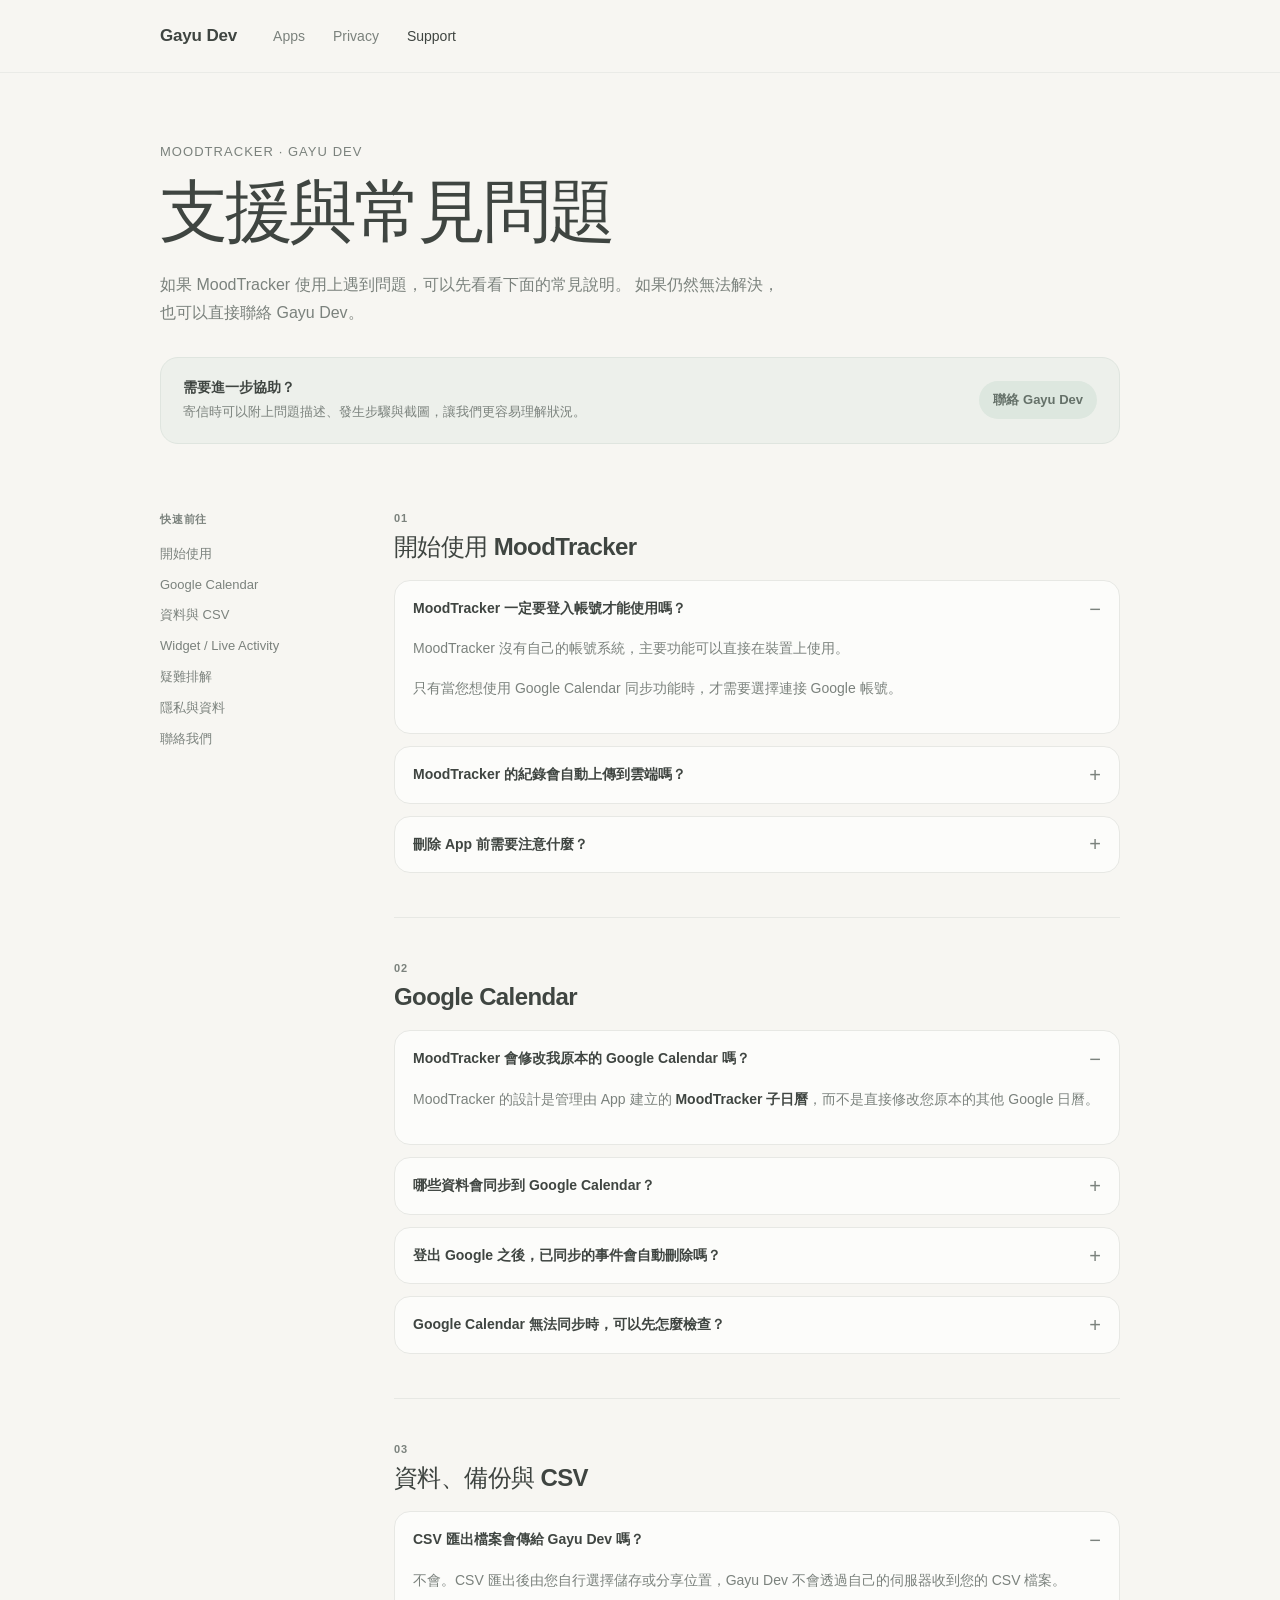
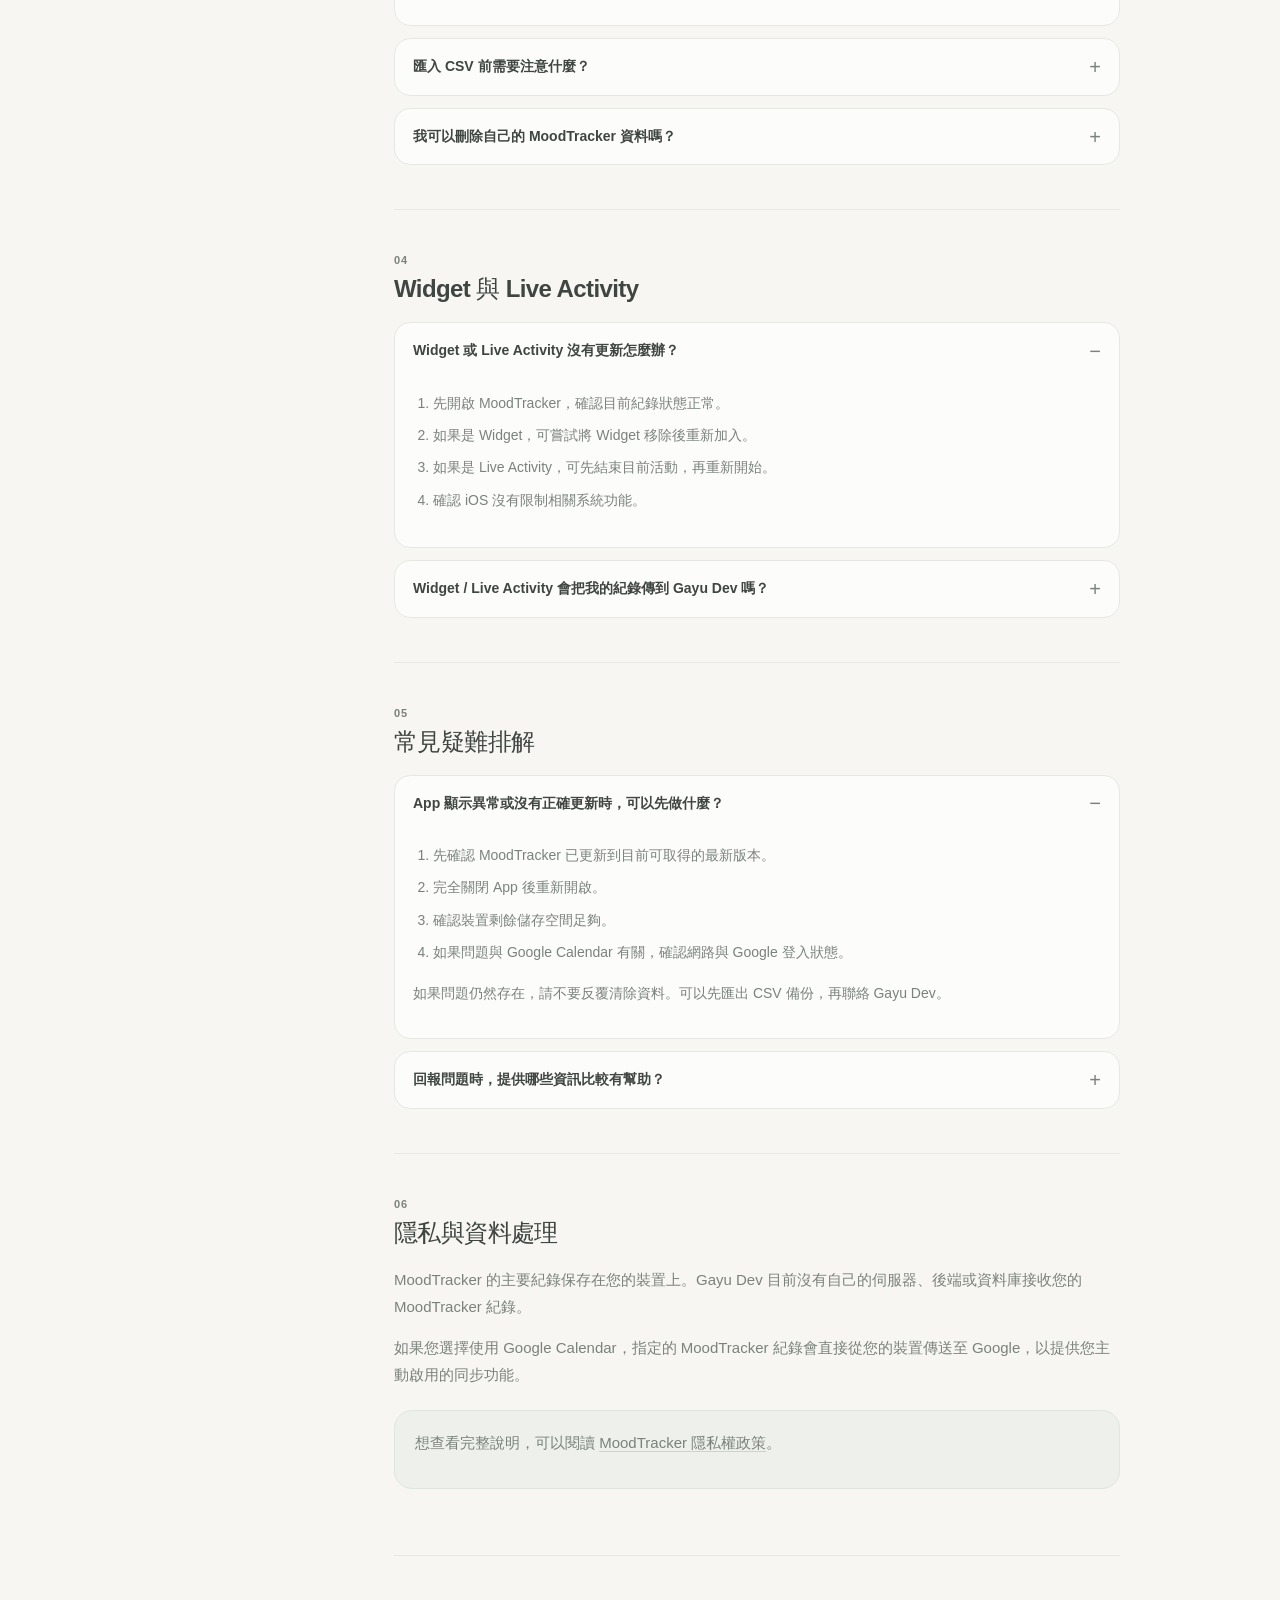
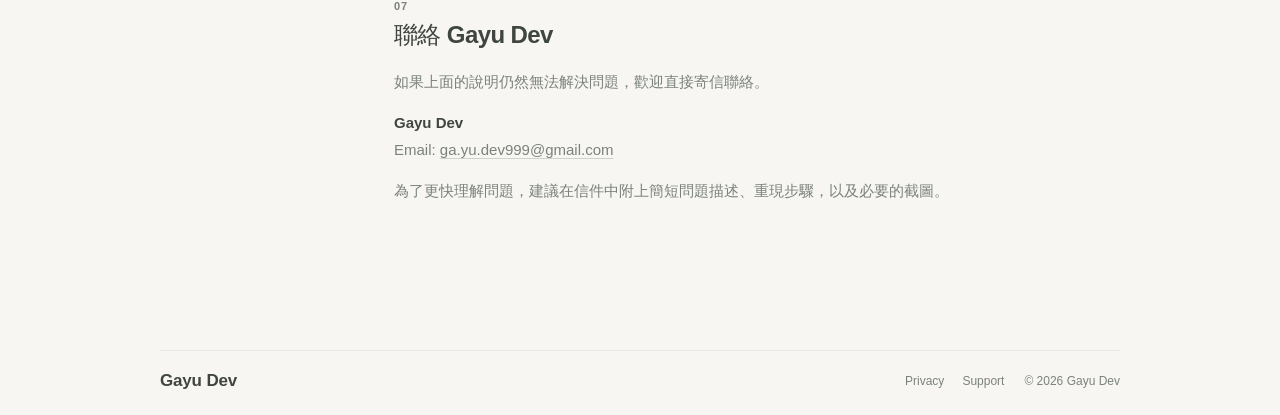
<file: moodtracker/support.html>
<!DOCTYPE html>
<html lang="zh-Hant">
<head>
  <meta charset="UTF-8" />
  <meta name="viewport" content="width=device-width, initial-scale=1.0, viewport-fit=cover" />
  <title>MoodTracker Support — Gayu Dev</title>
  <meta name="description" content="MoodTracker 支援與常見問題 — Gayu Dev" />

  <style>
    :root {
      --background: #f7f6f2;
      --surface: #ffffff;
      --text: #3f4541;
      --secondary-text: #7b827d;
      --soft-green: #dde7df;
      --soft-green-hover: #d3dfd5;
      --border: #e7e8e4;
      --page-width: 960px;
      --content-width: 760px;
      --header-height: 72px;
    }

    * { box-sizing: border-box; }

    html {
      scroll-behavior: smooth;
      background: var(--background);
      scroll-padding-top: calc(var(--header-height) + 24px);
    }

    body {
      margin: 0;
      min-height: 100vh;
      background: var(--background);
      color: var(--text);
      font-family: -apple-system, BlinkMacSystemFont, "SF Pro Display", "SF Pro Text", "Helvetica Neue", Arial, sans-serif;
      -webkit-font-smoothing: antialiased;
      text-rendering: optimizeLegibility;
    }

    body.menu-open { overflow: hidden; }
    a { color: inherit; text-decoration: none; }
    button { font: inherit; }

    .site-header {
      position: fixed;
      top: 0;
      left: 0;
      right: 0;
      z-index: 1000;
      background: rgba(247, 246, 242, 0.94);
      border-bottom: 1px solid rgba(231, 232, 228, 0.78);
      -webkit-backdrop-filter: blur(16px);
      backdrop-filter: blur(16px);
    }

    .header-inner {
      width: min(calc(100% - 40px), var(--page-width));
      height: var(--header-height);
      margin: 0 auto;
      display: flex;
      align-items: center;
      gap: 36px;
    }

    .brand {
      flex: 0 0 auto;
      color: var(--text);
      font-size: 17px;
      font-weight: 600;
      letter-spacing: -0.01em;
    }

    .desktop-nav {
      display: flex;
      align-items: center;
      gap: 28px;
    }

    .desktop-nav a {
      color: var(--secondary-text);
      font-size: 14px;
      font-weight: 500;
    }

    .desktop-nav a:hover,
    .desktop-nav a[aria-current="page"] { color: var(--text); }

    .menu-button {
      display: none;
      width: 40px;
      height: 40px;
      margin-left: auto;
      padding: 9px;
      background: transparent;
      border: 0;
      border-radius: 10px;
      cursor: pointer;
    }

    .menu-button span {
      display: block;
      width: 100%;
      height: 1.5px;
      margin: 5px 0;
      background: var(--text);
      border-radius: 999px;
      transform-origin: center;
      transition: transform 180ms ease, opacity 180ms ease;
    }

    .menu-button.is-open span:nth-child(1) { transform: translateY(6.5px) rotate(45deg); }
    .menu-button.is-open span:nth-child(2) { opacity: 0; }
    .menu-button.is-open span:nth-child(3) { transform: translateY(-6.5px) rotate(-45deg); }

    .mobile-menu { display: none; }

    .support-page {
      min-height: 100vh;
      padding-top: var(--header-height);
    }

    .page-shell {
      width: min(calc(100% - 40px), var(--page-width));
      margin: 0 auto;
    }

    .support-hero { padding: 72px 0 50px; }

    .eyebrow {
      margin: 0 0 18px;
      color: var(--secondary-text);
      font-size: 13px;
      font-weight: 500;
      letter-spacing: 0.08em;
      text-transform: uppercase;
    }

    .support-hero h1 {
      margin: 0;
      font-size: clamp(42px, 7vw, 68px);
      line-height: 1;
      letter-spacing: -0.05em;
      font-weight: 500;
    }

    .hero-description {
      max-width: 620px;
      margin: 26px 0 0;
      color: var(--secondary-text);
      font-size: 16px;
      line-height: 1.75;
    }

    .contact-card {
      margin-top: 30px;
      padding: 20px 22px;
      display: flex;
      align-items: center;
      justify-content: space-between;
      gap: 20px;
      background: rgba(221, 231, 223, 0.42);
      border: 1px solid #dfe5df;
      border-radius: 18px;
    }

    .contact-card strong { font-size: 14px; }
    .contact-card p { margin: 5px 0 0; color: var(--secondary-text); font-size: 13px; line-height: 1.6; }

    .contact-button {
      flex: 0 0 auto;
      padding: 10px 14px;
      border-radius: 999px;
      background: var(--soft-green);
      color: #657169;
      font-size: 13px;
      font-weight: 600;
    }

    .contact-button:hover { background: var(--soft-green-hover); }

    .support-layout {
      display: grid;
      grid-template-columns: 180px minmax(0, var(--content-width));
      gap: 54px;
      align-items: start;
      padding: 18px 0 88px;
    }

    .support-nav {
      position: sticky;
      top: calc(var(--header-height) + 28px);
    }

    .support-nav p {
      margin: 0 0 12px;
      color: var(--secondary-text);
      font-size: 11px;
      font-weight: 600;
      letter-spacing: 0.07em;
      text-transform: uppercase;
    }

    .support-nav a {
      display: block;
      padding: 6px 0;
      color: var(--secondary-text);
      font-size: 13px;
      line-height: 1.45;
    }

    .support-nav a:hover { color: var(--text); }

    .support-section {
      scroll-margin-top: calc(var(--header-height) + 30px);
      padding: 0 0 44px;
      margin: 0 0 44px;
      border-bottom: 1px solid var(--border);
    }

    .support-section:last-child { border-bottom: 0; margin-bottom: 0; }

    .section-number {
      display: block;
      margin-bottom: 8px;
      color: var(--secondary-text);
      font-size: 11px;
      font-weight: 600;
      letter-spacing: 0.08em;
    }

    .support-section h2 {
      margin: 0 0 18px;
      font-size: 24px;
      line-height: 1.25;
      letter-spacing: -0.025em;
      font-weight: 550;
    }

    .support-section p,
    .support-section li {
      color: var(--secondary-text);
      font-size: 15px;
      line-height: 1.8;
    }

    .support-section p { margin: 0 0 14px; }
    .support-section ul,
    .support-section ol { margin: 12px 0 16px; padding-left: 1.25rem; }
    .support-section li + li { margin-top: 7px; }
    .support-section strong { color: var(--text); font-weight: 600; }

    .faq-list { display: grid; gap: 12px; }

    details {
      padding: 0 18px;
      background: rgba(255, 255, 255, 0.66);
      border: 1px solid var(--border);
      border-radius: 16px;
    }

    summary {
      position: relative;
      padding: 17px 30px 17px 0;
      color: var(--text);
      font-size: 14px;
      font-weight: 600;
      line-height: 1.55;
      list-style: none;
      cursor: pointer;
    }

    summary::-webkit-details-marker { display: none; }
    summary::after {
      content: "+";
      position: absolute;
      top: 50%;
      right: 0;
      color: var(--secondary-text);
      font-size: 20px;
      font-weight: 400;
      transform: translateY(-50%);
    }
    details[open] summary::after { content: "−"; }

    .faq-answer { padding: 0 0 18px; }
    .faq-answer p,
    .faq-answer li { font-size: 14px; }

    .note-card {
      margin: 22px 0;
      padding: 18px 20px;
      background: rgba(221, 231, 223, 0.42);
      border: 1px solid #dfe5df;
      border-radius: 18px;
    }

    .support-link {
      text-decoration: underline;
      text-decoration-color: #cbd3cc;
      text-underline-offset: 3px;
    }

    .footer-section { padding: 0 0 max(24px, env(safe-area-inset-bottom)); }

    .footer {
      width: min(calc(100% - 40px), var(--page-width));
      margin: 0 auto;
      padding-top: 20px;
      border-top: 1px solid var(--border);
      display: flex;
      align-items: center;
      justify-content: space-between;
      gap: 24px;
      color: var(--secondary-text);
      font-size: 12px;
    }

    .footer-right { display: flex; align-items: center; gap: 20px; }
    .footer-links { display: flex; gap: 18px; }
    .copyright { margin: 0; white-space: nowrap; }

    @media (max-width: 760px) {
      :root { --header-height: 64px; }

      .header-inner,
      .page-shell,
      .footer { width: calc(100% - 40px); }

      .brand { font-size: 16px; }
      .desktop-nav { display: none; }
      .menu-button { display: block; }

      .mobile-menu {
        position: fixed;
        inset: 0;
        z-index: 999;
        width: 100vw;
        height: 100vh;
        height: 100dvh;
        display: flex;
        flex-direction: column;
        justify-content: center;
        align-items: center;
        gap: 28px;
        padding: calc(var(--header-height) + 24px) 24px max(32px, env(safe-area-inset-bottom));
        background: var(--background);
        opacity: 0;
        visibility: hidden;
        pointer-events: none;
        transition: opacity 180ms ease, visibility 180ms ease;
      }

      .mobile-menu.is-open {
        opacity: 1;
        visibility: visible;
        pointer-events: auto;
      }

      .mobile-menu a {
        padding: 6px 12px;
        color: var(--text);
        font-size: 24px;
        font-weight: 500;
        letter-spacing: -0.02em;
      }

      .support-hero { padding: 52px 0 38px; }
      .support-hero h1 { font-size: clamp(38px, 11vw, 52px); }
      .hero-description { font-size: 15px; }

      .contact-card {
        align-items: flex-start;
        flex-direction: column;
      }

      .support-layout { display: block; padding: 12px 0 64px; }

      .support-nav {
        position: static;
        display: flex;
        gap: 8px;
        overflow-x: auto;
        padding: 0 0 26px;
        margin-bottom: 12px;
        scrollbar-width: none;
      }

      .support-nav::-webkit-scrollbar { display: none; }
      .support-nav p { display: none; }
      .support-nav a {
        flex: 0 0 auto;
        padding: 7px 10px;
        background: rgba(255, 255, 255, 0.48);
        border: 1px solid var(--border);
        border-radius: 999px;
        font-size: 12px;
      }

      .support-section { padding-bottom: 34px; margin-bottom: 34px; }
      .support-section h2 { font-size: 22px; }
      .support-section p,
      .support-section li { font-size: 14px; line-height: 1.78; }

      .footer {
        flex-direction: column;
        align-items: center;
        gap: 10px;
        text-align: center;
      }
      .footer-right { flex-direction: column; gap: 8px; }
    }

    @media (max-width: 380px) {
      .header-inner,
      .page-shell,
      .footer { width: calc(100% - 36px); }
    }

    @media (prefers-reduced-motion: reduce) {
      html { scroll-behavior: auto; }
      .menu-button span,
      .mobile-menu { transition: none; }
    }
  </style>
</head>

<body>
  <header class="site-header">
    <div class="header-inner">
      <a class="brand" href="/">Gayu Dev</a>

      <nav class="desktop-nav" aria-label="Main navigation">
        <a href="/#apps">Apps</a>
        <a href="/moodtracker/privacy.html">Privacy</a>
        <a href="/moodtracker/support.html" aria-current="page">Support</a>
      </nav>

      <button
        class="menu-button"
        type="button"
        aria-label="Open navigation"
        aria-expanded="false"
        aria-controls="mobile-menu"
      >
        <span aria-hidden="true"></span>
        <span aria-hidden="true"></span>
        <span aria-hidden="true"></span>
      </button>
    </div>
  </header>

  <!-- Full-screen mobile menu stays outside the fixed header. -->
  <nav id="mobile-menu" class="mobile-menu" aria-label="Mobile navigation">
    <a href="/#apps">Apps</a>
    <a href="/moodtracker/privacy.html">Privacy</a>
    <a href="/moodtracker/support.html">Support</a>
  </nav>

  <main class="support-page">
    <div class="page-shell">
      <section class="support-hero">
        <p class="eyebrow">MoodTracker · Gayu Dev</p>
        <h1>支援與常見問題</h1>

        <p class="hero-description">
          如果 MoodTracker 使用上遇到問題，可以先看看下面的常見說明。
          如果仍然無法解決，也可以直接聯絡 Gayu Dev。
        </p>

        <div class="contact-card">
          <div>
            <strong>需要進一步協助？</strong>
            <p>寄信時可以附上問題描述、發生步驟與截圖，讓我們更容易理解狀況。</p>
          </div>

          <a class="contact-button" href="mailto:ga.yu.dev999@gmail.com?subject=MoodTracker%20Support">
            聯絡 Gayu Dev
          </a>
        </div>
      </section>

      <div class="support-layout">
        <aside class="support-nav" aria-label="Support sections">
          <p>快速前往</p>
          <a href="#start">開始使用</a>
          <a href="#calendar">Google Calendar</a>
          <a href="#data">資料與 CSV</a>
          <a href="#widget">Widget / Live Activity</a>
          <a href="#troubleshooting">疑難排解</a>
          <a href="#privacy">隱私與資料</a>
          <a href="#contact">聯絡我們</a>
        </aside>

        <div class="support-content">
          <section id="start" class="support-section">
            <span class="section-number">01</span>
            <h2>開始使用 MoodTracker</h2>

            <div class="faq-list">
              <details open>
                <summary>MoodTracker 一定要登入帳號才能使用嗎？</summary>
                <div class="faq-answer">
                  <p>MoodTracker 沒有自己的帳號系統，主要功能可以直接在裝置上使用。</p>
                  <p>只有當您想使用 Google Calendar 同步功能時，才需要選擇連接 Google 帳號。</p>
                </div>
              </details>

              <details>
                <summary>MoodTracker 的紀錄會自動上傳到雲端嗎？</summary>
                <div class="faq-answer">
                  <p>MoodTracker 的主要紀錄預設保存在您的裝置上。目前版本沒有使用 iCloud 或 CloudKit 自動同步 MoodTracker 資料。</p>
                  <p>如果您主動啟用 Google Calendar，指定的 MoodTracker 紀錄才會同步到 Google Calendar。</p>
                </div>
              </details>

              <details>
                <summary>刪除 App 前需要注意什麼？</summary>
                <div class="faq-answer">
                  <p>如果您有重要紀錄，建議先使用 CSV 匯出功能備份。未同步到其他服務的本機資料，在 App 被移除後可能無法復原。</p>
                </div>
              </details>
            </div>
          </section>

          <section id="calendar" class="support-section">
            <span class="section-number">02</span>
            <h2>Google Calendar</h2>

            <div class="faq-list">
              <details open>
                <summary>MoodTracker 會修改我原本的 Google Calendar 嗎？</summary>
                <div class="faq-answer">
                  <p>MoodTracker 的設計是管理由 App 建立的 <strong>MoodTracker 子日曆</strong>，而不是直接修改您原本的其他 Google 日曆。</p>
                </div>
              </details>

              <details>
                <summary>哪些資料會同步到 Google Calendar？</summary>
                <div class="faq-answer">
                  <p>啟用同步後，Google Calendar 事件可能包含：</p>
                  <ul>
                    <li>分類與標題</li>
                    <li>開始與結束時間</li>
                    <li>心情評分</li>
                    <li>能量評分</li>
                    <li>您輸入的備註或感想</li>
                    <li>用來對應 MoodTracker 紀錄的識別資訊</li>
                  </ul>
                </div>
              </details>

              <details>
                <summary>登出 Google 之後，已同步的事件會自動刪除嗎？</summary>
                <div class="faq-answer">
                  <p>不會。登出 Google 或撤銷 OAuth 授權，不代表已存在 Google Calendar 裡的事件會自動刪除。</p>
                  <p>如果希望刪除 Google 端的 MoodTracker 子日曆或相關事件，請使用 MoodTracker 提供的刪除功能，或直接在 Google Calendar 中管理。</p>
                </div>
              </details>

              <details>
                <summary>Google Calendar 無法同步時，可以先怎麼檢查？</summary>
                <div class="faq-answer">
                  <ol>
                    <li>確認裝置目前可以正常連上網路。</li>
                    <li>確認 Google 帳號仍處於登入狀態。</li>
                    <li>確認 MoodTracker 的 Google 授權尚未被撤銷。</li>
                    <li>重新開啟 MoodTracker 再嘗試同步。</li>
                  </ol>
                  <p>如果仍然無法同步，可以寄信給 Gayu Dev，並附上畫面截圖與發生步驟。</p>
                </div>
              </details>
            </div>
          </section>

          <section id="data" class="support-section">
            <span class="section-number">03</span>
            <h2>資料、備份與 CSV</h2>

            <div class="faq-list">
              <details open>
                <summary>CSV 匯出檔案會傳給 Gayu Dev 嗎？</summary>
                <div class="faq-answer">
                  <p>不會。CSV 匯出後由您自行選擇儲存或分享位置，Gayu Dev 不會透過自己的伺服器收到您的 CSV 檔案。</p>
                </div>
              </details>

              <details>
                <summary>匯入 CSV 前需要注意什麼？</summary>
                <div class="faq-answer">
                  <p>請依 App 畫面上的提示確認匯入內容。如果資料對您很重要，建議在大量匯入或清除資料前，先匯出一份 CSV 作為備份。</p>
                </div>
              </details>

              <details>
                <summary>我可以刪除自己的 MoodTracker 資料嗎？</summary>
                <div class="faq-answer">
                  <p>可以。MoodTracker 提供刪除單筆紀錄與清除本機資料的方式。</p>
                  <p>如果紀錄曾同步至 Google Calendar，Google 端的資料需要另外透過 MoodTracker 或 Google Calendar 管理。</p>
                </div>
              </details>
            </div>
          </section>

          <section id="widget" class="support-section">
            <span class="section-number">04</span>
            <h2>Widget 與 Live Activity</h2>

            <div class="faq-list">
              <details open>
                <summary>Widget 或 Live Activity 沒有更新怎麼辦？</summary>
                <div class="faq-answer">
                  <ol>
                    <li>先開啟 MoodTracker，確認目前紀錄狀態正常。</li>
                    <li>如果是 Widget，可嘗試將 Widget 移除後重新加入。</li>
                    <li>如果是 Live Activity，可先結束目前活動，再重新開始。</li>
                    <li>確認 iOS 沒有限制相關系統功能。</li>
                  </ol>
                </div>
              </details>

              <details>
                <summary>Widget / Live Activity 會把我的紀錄傳到 Gayu Dev 嗎？</summary>
                <div class="faq-answer">
                  <p>不會。MoodTracker 目前的 Widget 與 Live Activity 使用在裝置上處理的資訊，不會因此把 MoodTracker 紀錄傳送到 Gayu Dev 的伺服器。</p>
                </div>
              </details>
            </div>
          </section>

          <section id="troubleshooting" class="support-section">
            <span class="section-number">05</span>
            <h2>常見疑難排解</h2>

            <div class="faq-list">
              <details open>
                <summary>App 顯示異常或沒有正確更新時，可以先做什麼？</summary>
                <div class="faq-answer">
                  <ol>
                    <li>先確認 MoodTracker 已更新到目前可取得的最新版本。</li>
                    <li>完全關閉 App 後重新開啟。</li>
                    <li>確認裝置剩餘儲存空間足夠。</li>
                    <li>如果問題與 Google Calendar 有關，確認網路與 Google 登入狀態。</li>
                  </ol>
                  <p>如果問題仍然存在，請不要反覆清除資料。可以先匯出 CSV 備份，再聯絡 Gayu Dev。</p>
                </div>
              </details>

              <details>
                <summary>回報問題時，提供哪些資訊比較有幫助？</summary>
                <div class="faq-answer">
                  <ul>
                    <li>遇到的問題</li>
                    <li>可以重現問題的操作步驟</li>
                    <li>問題發生的大約時間</li>
                    <li>相關畫面截圖</li>
                    <li>iPhone / iPad 型號與 iOS 版本</li>
                    <li>MoodTracker App 版本</li>
                  </ul>
                  <p>請不要主動寄送密碼、Google 登入憑證或其他敏感資訊。</p>
                </div>
              </details>
            </div>
          </section>

          <section id="privacy" class="support-section">
            <span class="section-number">06</span>
            <h2>隱私與資料處理</h2>

            <p>MoodTracker 的主要紀錄保存在您的裝置上。Gayu Dev 目前沒有自己的伺服器、後端或資料庫接收您的 MoodTracker 紀錄。</p>
            <p>如果您選擇使用 Google Calendar，指定的 MoodTracker 紀錄會直接從您的裝置傳送至 Google，以提供您主動啟用的同步功能。</p>

            <div class="note-card">
              <p>想查看完整說明，可以閱讀 <a class="support-link" href="/moodtracker/privacy.html">MoodTracker 隱私權政策</a>。</p>
            </div>
          </section>

          <section id="contact" class="support-section">
            <span class="section-number">07</span>
            <h2>聯絡 Gayu Dev</h2>

            <p>如果上面的說明仍然無法解決問題，歡迎直接寄信聯絡。</p>
            <p>
              <strong>Gayu Dev</strong><br />
              Email:
              <a class="support-link" href="mailto:ga.yu.dev999@gmail.com?subject=MoodTracker%20Support">ga.yu.dev999@gmail.com</a>
            </p>
            <p>為了更快理解問題，建議在信件中附上簡短問題描述、重現步驟，以及必要的截圖。</p>
          </section>
        </div>
      </div>
    </div>
  </main>

  <footer class="footer-section">
    <div class="footer">
      <a class="brand" href="/">Gayu Dev</a>

      <div class="footer-right">
        <nav class="footer-links" aria-label="Footer navigation">
          <a href="/moodtracker/privacy.html">Privacy</a>
          <a href="/moodtracker/support.html">Support</a>
        </nav>

        <p class="copyright">© <span id="year"></span> Gayu Dev</p>
      </div>
    </div>
  </footer>

  <script>
    document.getElementById("year").textContent = new Date().getFullYear();

    const menuButton = document.querySelector(".menu-button");
    const mobileMenu = document.getElementById("mobile-menu");

    function openMobileMenu() {
      menuButton.classList.add("is-open");
      mobileMenu.classList.add("is-open");
      menuButton.setAttribute("aria-expanded", "true");
      menuButton.setAttribute("aria-label", "Close navigation");
      document.body.classList.add("menu-open");
    }

    function closeMobileMenu() {
      menuButton.classList.remove("is-open");
      mobileMenu.classList.remove("is-open");
      menuButton.setAttribute("aria-expanded", "false");
      menuButton.setAttribute("aria-label", "Open navigation");
      document.body.classList.remove("menu-open");
    }

    menuButton.addEventListener("click", () => {
      if (menuButton.classList.contains("is-open")) {
        closeMobileMenu();
      } else {
        openMobileMenu();
      }
    });

    mobileMenu.querySelectorAll("a").forEach((link) => {
      link.addEventListener("click", closeMobileMenu);
    });

    document.addEventListener("keydown", (event) => {
      if (event.key === "Escape" && menuButton.classList.contains("is-open")) {
        closeMobileMenu();
        menuButton.focus();
      }
    });

    window.addEventListener("resize", () => {
      if (window.innerWidth > 760) {
        closeMobileMenu();
      }
    });
  </script>
</body>
</html>
</file>
<file: style.css>
/* Version: 202609211405 */

:root {
  --background: #f7f6f2;
  --surface: #ffffff;

  --text: #3f4541;
  --secondary-text: #7b827d;

  --soft-green: #dde7df;
  --soft-green-hover: #d3dfd5;

  --border: #e7e8e4;

  --radius-large: 28px;
  --radius-medium: 18px;

  --page-width: 960px;

  --header-height: 72px;
}


/* ==================================================
   Reset
================================================== */

* {
  box-sizing: border-box;
}

html {
  scroll-behavior: smooth;

  background:
    var(--background);

  scroll-padding-top:
    calc(
      var(--header-height) + 20px
    );
}

body {
  margin: 0;

  min-height: 100vh;
  min-height: 100svh;

  background:
    var(--background);

  color:
    var(--text);

  font-family:
    -apple-system,
    BlinkMacSystemFont,
    "SF Pro Display",
    "SF Pro Text",
    "Helvetica Neue",
    Arial,
    sans-serif;

  -webkit-font-smoothing:
    antialiased;

  text-rendering:
    optimizeLegibility;
}

body.menu-open {
  overflow:
    hidden;
}

a {
  color:
    inherit;

  text-decoration:
    none;
}

button {
  font:
    inherit;
}

img {
  display:
    block;

  max-width:
    100%;
}


/* ==================================================
   Shared Layout
================================================== */

.site {
  width:
    100%;

  min-height:
    100vh;

  min-height:
    100svh;

  display:
    flex;

  flex-direction:
    column;

  /*
    Header 是 fixed，
    所以整個內容區先讓出 Header 高度。
  */
  padding-top:
    var(--header-height);
}

.page-container {
  width:
    min(
      calc(100% - 40px),
      var(--page-width)
    );

  margin:
    0 auto;
}


/* ==================================================
   Fixed Header
================================================== */

.site-header {
  position:
    fixed;

  top:
    0;

  left:
    0;

  right:
    0;

  z-index:
    1000;

  background:
    rgba(247, 246, 242, 0.94);

  border-bottom:
    1px solid
    rgba(231, 232, 228, 0.78);

  -webkit-backdrop-filter:
    blur(16px);

  backdrop-filter:
    blur(16px);
}

.header-inner {
  position:
    relative;

  z-index:
    1001;

  width:
    min(
      calc(100% - 40px),
      var(--page-width)
    );

  height:
    var(--header-height);

  margin:
    0 auto;

  display:
    flex;

  align-items:
    center;

  justify-content:
    flex-start;

  gap:
    36px;
}

.brand {
  flex:
    0 0 auto;

  color:
    var(--text);

  font-size:
    17px;

  font-weight:
    600;

  letter-spacing:
    -0.01em;
}


/* ==================================================
   Desktop Navigation
================================================== */

.desktop-nav {
  display:
    flex;

  align-items:
    center;

  gap:
    28px;
}

.desktop-nav a {
  color:
    var(--secondary-text);

  font-size:
    14px;

  font-weight:
    500;

  transition:
    color 160ms ease;
}

.desktop-nav a:hover {
  color:
    var(--text);
}


/* ==================================================
   Mobile Menu Button
================================================== */

.menu-button {
  display:
    none;

  width:
    40px;

  height:
    40px;

  margin-left:
    auto;

  padding:
    9px;

  background:
    transparent;

  border:
    0;

  border-radius:
    10px;

  cursor:
    pointer;
}

.menu-button span {
  display:
    block;

  width:
    100%;

  height:
    1.5px;

  margin:
    5px 0;

  background:
    var(--text);

  border-radius:
    999px;

  transform-origin:
    center;

  transition:
    transform 180ms ease,
    opacity 180ms ease;
}


/* Hamburger → X */

.menu-button.is-open span:nth-child(1) {
  transform:
    translateY(6.5px)
    rotate(45deg);
}

.menu-button.is-open span:nth-child(2) {
  opacity:
    0;
}

.menu-button.is-open span:nth-child(3) {
  transform:
    translateY(-6.5px)
    rotate(-45deg);
}


/* ==================================================
   Mobile Menu
================================================== */

.mobile-menu {
  display:
    none;
}


/* ==================================================
   Hero
================================================== */

.hero-section {
  flex:
    1 1 auto;

  display:
    flex;

  align-items:
    center;
}

.hero-content {
  width:
    100%;

  max-width:
    720px;

  padding:
    36px 0 28px;
}

.eyebrow {
  margin:
    0 0 20px;

  color:
    var(--secondary-text);

  font-size:
    13px;

  font-weight:
    500;

  letter-spacing:
    0.08em;

  text-transform:
    uppercase;
}

.hero-content h1 {
  margin:
    0;

  font-size:
    clamp(
      46px,
      7vw,
      72px
    );

  line-height:
    0.98;

  letter-spacing:
    -0.052em;

  font-weight:
    500;
}

.hero-zh {
  margin:
    26px 0 0;

  font-size:
    19px;

  line-height:
    1.6;

  letter-spacing:
    0.03em;
}

.intro {
  max-width:
    550px;

  margin:
    24px 0 0;

  color:
    var(--secondary-text);

  font-size:
    16px;

  line-height:
    1.65;
}

.intro-zh {
  margin-top:
    6px;
}


/* ==================================================
   Apps
================================================== */

.apps-section {
  flex:
    0 0 auto;

  scroll-margin-top:
    calc(
      var(--header-height) + 20px
    );

  padding:
    12px 0 26px;
}

.section-label {
  display:
    flex;

  align-items:
    center;

  justify-content:
    space-between;

  margin-bottom:
    12px;

  color:
    var(--secondary-text);

  font-size:
    12px;

  letter-spacing:
    0.05em;
}


/* ==================================================
   Apps Grid
================================================== */

.apps-grid {
  display:
    grid;

  grid-template-columns:
    repeat(
      2,
      minmax(0, 1fr)
    );

  gap:
    24px;
}

.apps-grid > :only-child {
  grid-column:
    1 / -1;
}


/* ==================================================
   App Card
================================================== */

.app-card {
  width:
    100%;

  display:
    flex;

  align-items:
    center;

  gap:
    24px;

  padding:
    26px;

  background:
    var(--surface);

  border:
    1px solid
    var(--border);

  border-radius:
    var(--radius-large);

  transition:
    transform 180ms ease,
    box-shadow 180ms ease,
    border-color 180ms ease;
}

.app-card:hover {
  transform:
    translateY(-2px);

  border-color:
    #dfe3de;

  box-shadow:
    0 16px 42px
    rgba(55, 64, 58, 0.055);
}


/* ==================================================
   App Icon
================================================== */

.app-icon {
  flex:
    0 0 82px;

  width:
    82px;

  height:
    82px;

  min-width:
    82px;

  max-width:
    82px;

  min-height:
    82px;

  max-height:
    82px;

  border-radius:
    21px;

  overflow:
    hidden;
}

.app-icon img {
  width:
    100%;

  height:
    100%;

  object-fit:
    cover;
}


/* ==================================================
   App Content
================================================== */

.app-content {
  flex:
    1;

  min-width:
    0;
}

.app-heading {
  display:
    flex;

  align-items:
    center;

  gap:
    12px;

  flex-wrap:
    wrap;
}

.app-heading h2 {
  margin:
    0;

  font-size:
    25px;

  font-weight:
    500;

  letter-spacing:
    -0.025em;
}

.status {
  padding:
    5px 9px;

  background:
    var(--soft-green);

  border-radius:
    999px;

  color:
    #657169;

  font-size:
    11px;

  font-weight:
    500;
}

.app-description {
  margin:
    11px 0 0;

  color:
    var(--secondary-text);

  font-size:
    15px;

  line-height:
    1.55;
}

.app-description-zh {
  margin-top:
    4px;
}


/* ==================================================
   Footer
================================================== */

.footer-section {
  flex:
    0 0 auto;

  margin-top:
    auto;

  padding:
    0 0
    max(
      22px,
      env(safe-area-inset-bottom)
    );
}

.footer {
  display:
    flex;

  align-items:
    flex-start;

  justify-content:
    space-between;

  gap:
    28px;

  padding:
    18px 0 0;

  border-top:
    1px solid
    var(--border);

  color:
    var(--secondary-text);
}

.footer-brand strong {
  color:
    var(--text);

  font-size:
    13px;

  font-weight:
    600;
}

.footer-brand p {
  margin:
    5px 0 0;

  font-size:
    12px;

  line-height:
    1.5;
}

.footer-right {
  display:
    flex;

  align-items:
    center;

  gap:
    22px;
}

.footer-links {
  display:
    flex;

  align-items:
    center;

  gap:
    20px;

  font-size:
    12px;
}

.footer-links a {
  transition:
    color 160ms ease;
}

.footer-links a:hover {
  color:
    var(--text);
}

.copyright {
  margin:
    0;

  font-size:
    12px;

  white-space:
    nowrap;
}


/* ==================================================
   Mobile
================================================== */

@media (max-width: 640px) {

  :root {
    --header-height:
      64px;
  }


  /* --------------------------------------------------
     Width
  -------------------------------------------------- */

  .page-container,
  .header-inner {
    width:
      calc(100% - 40px);

    max-width:
      var(--page-width);
  }


  /* --------------------------------------------------
     Header
  -------------------------------------------------- */

  .header-inner {
    height:
      var(--header-height);

    gap:
      0;
  }

  .brand {
    font-size:
      16px;
  }

  .desktop-nav {
    display:
      none;
  }

  .menu-button {
    display:
      block;
  }


  /* --------------------------------------------------
     Full-screen Mobile Menu
  -------------------------------------------------- */

  .mobile-menu {
    position:
      fixed;

    inset:
      0;

    z-index:
      999;

    display:
      flex;

    flex-direction:
      column;

    justify-content:
      center;

    align-items:
      center;

    gap:
      28px;

    padding:
      calc(
        var(--header-height) + 24px
      )
      24px
      max(
        32px,
        env(safe-area-inset-bottom)
      );

    background:
      rgba(247, 246, 242, 0.985);

    -webkit-backdrop-filter:
      blur(18px);

    backdrop-filter:
      blur(18px);

    opacity:
      0;

    visibility:
      hidden;

    pointer-events:
      none;

    transition:
      opacity 180ms ease,
      visibility 180ms ease;
  }

  .mobile-menu.is-open {
    opacity:
      1;

    visibility:
      visible;

    pointer-events:
      auto;
  }

  .mobile-menu a {
    padding:
      6px 12px;

    border:
      0;

    color:
      var(--text);

    font-size:
      24px;

    font-weight:
      500;

    letter-spacing:
      -0.02em;

    transition:
      opacity 160ms ease;
  }

  .mobile-menu a:hover {
    opacity:
      0.62;
  }


  /* --------------------------------------------------
     Hero
  -------------------------------------------------- */

  .hero-section {
    flex:
      1 1 auto;

    display:
      flex;

    align-items:
      center;
  }

  .hero-content {
    max-width:
      100%;

    padding:
      30px 0 24px;
  }

  .eyebrow {
    margin-bottom:
      18px;

    font-size:
      11px;
  }

  .hero-content h1 {
    font-size:
      clamp(
        38px,
        11vw,
        52px
      );

    line-height:
      1;

    letter-spacing:
      -0.045em;
  }

  .hero-zh {
    margin-top:
      20px;

    font-size:
      16px;

    line-height:
      1.55;
  }

  .intro {
    margin-top:
      20px;

    font-size:
      14px;

    line-height:
      1.6;
  }

  .intro-zh {
    margin-top:
      6px;
  }


  /* --------------------------------------------------
     Apps
  -------------------------------------------------- */

  .apps-section {
    flex:
      0 0 auto;

    padding:
      10px 0 24px;
  }

  .section-label {
    margin-bottom:
      10px;

    font-size:
      11px;
  }

  .apps-grid {
    grid-template-columns:
      1fr;

    gap:
      18px;
  }

  .apps-grid > :only-child {
    grid-column:
      auto;
  }


  /* --------------------------------------------------
     App Card
  -------------------------------------------------- */

  .app-card {
    flex-direction:
      column;

    align-items:
      flex-start;

    gap:
      12px;

    padding:
      18px;

    border-radius:
      20px;
  }


  /* --------------------------------------------------
     App Icon
  -------------------------------------------------- */

  .app-icon {
    flex:
      0 0 60px;

    width:
      60px;

    height:
      60px;

    min-width:
      60px;

    max-width:
      60px;

    min-height:
      60px;

    max-height:
      60px;

    border-radius:
      15px;
  }


  /* --------------------------------------------------
     App Text
  -------------------------------------------------- */

  .app-heading {
    gap:
      8px;
  }

  .app-heading h2 {
    font-size:
      21px;
  }

  .status {
    padding:
      4px 8px;

    font-size:
      10px;
  }

  .app-description {
    margin-top:
      8px;

    font-size:
      13px;

    line-height:
      1.5;
  }

  .app-description-zh {
    margin-top:
      3px;
  }


  /* --------------------------------------------------
     Footer
  -------------------------------------------------- */

  .footer-section {
    flex:
      0 0 auto;

    margin-top:
      auto;

    padding-bottom:
      max(
        28px,
        calc(
          16px +
          env(safe-area-inset-bottom)
        )
      );
  }

  .footer {
    flex-direction:
      column;

    align-items:
      center;

    gap:
      12px;

    padding-top:
      18px;

    text-align:
      center;
  }

  .footer-brand strong {
    font-size:
      13px;
  }

  .footer-brand p {
    margin-top:
      3px;

    font-size:
      11px;
  }

  .footer-right {
    flex-direction:
      column;

    align-items:
      center;

    gap:
      7px;
  }

  .footer-links {
    justify-content:
      center;

    gap:
      18px;

    font-size:
      12px;
  }

  .copyright {
    font-size:
      11px;
  }
}


/* ==================================================
   Small Phones
================================================== */

@media (max-width: 380px) {

  .page-container,
  .header-inner {
    width:
      calc(100% - 36px);
  }

  .hero-content h1 {
    font-size:
      clamp(
        36px,
        11vw,
        48px
      );
  }

  .app-card {
    padding:
      16px;
  }
}


/* ==================================================
   Reduced Motion
================================================== */

@media (prefers-reduced-motion: reduce) {

  html {
    scroll-behavior:
      auto;
  }

  .app-card,
  .desktop-nav a,
  .menu-button span,
  .mobile-menu,
  .mobile-menu a,
  .footer-links a {
    transition:
      none;
  }
}
</file>
